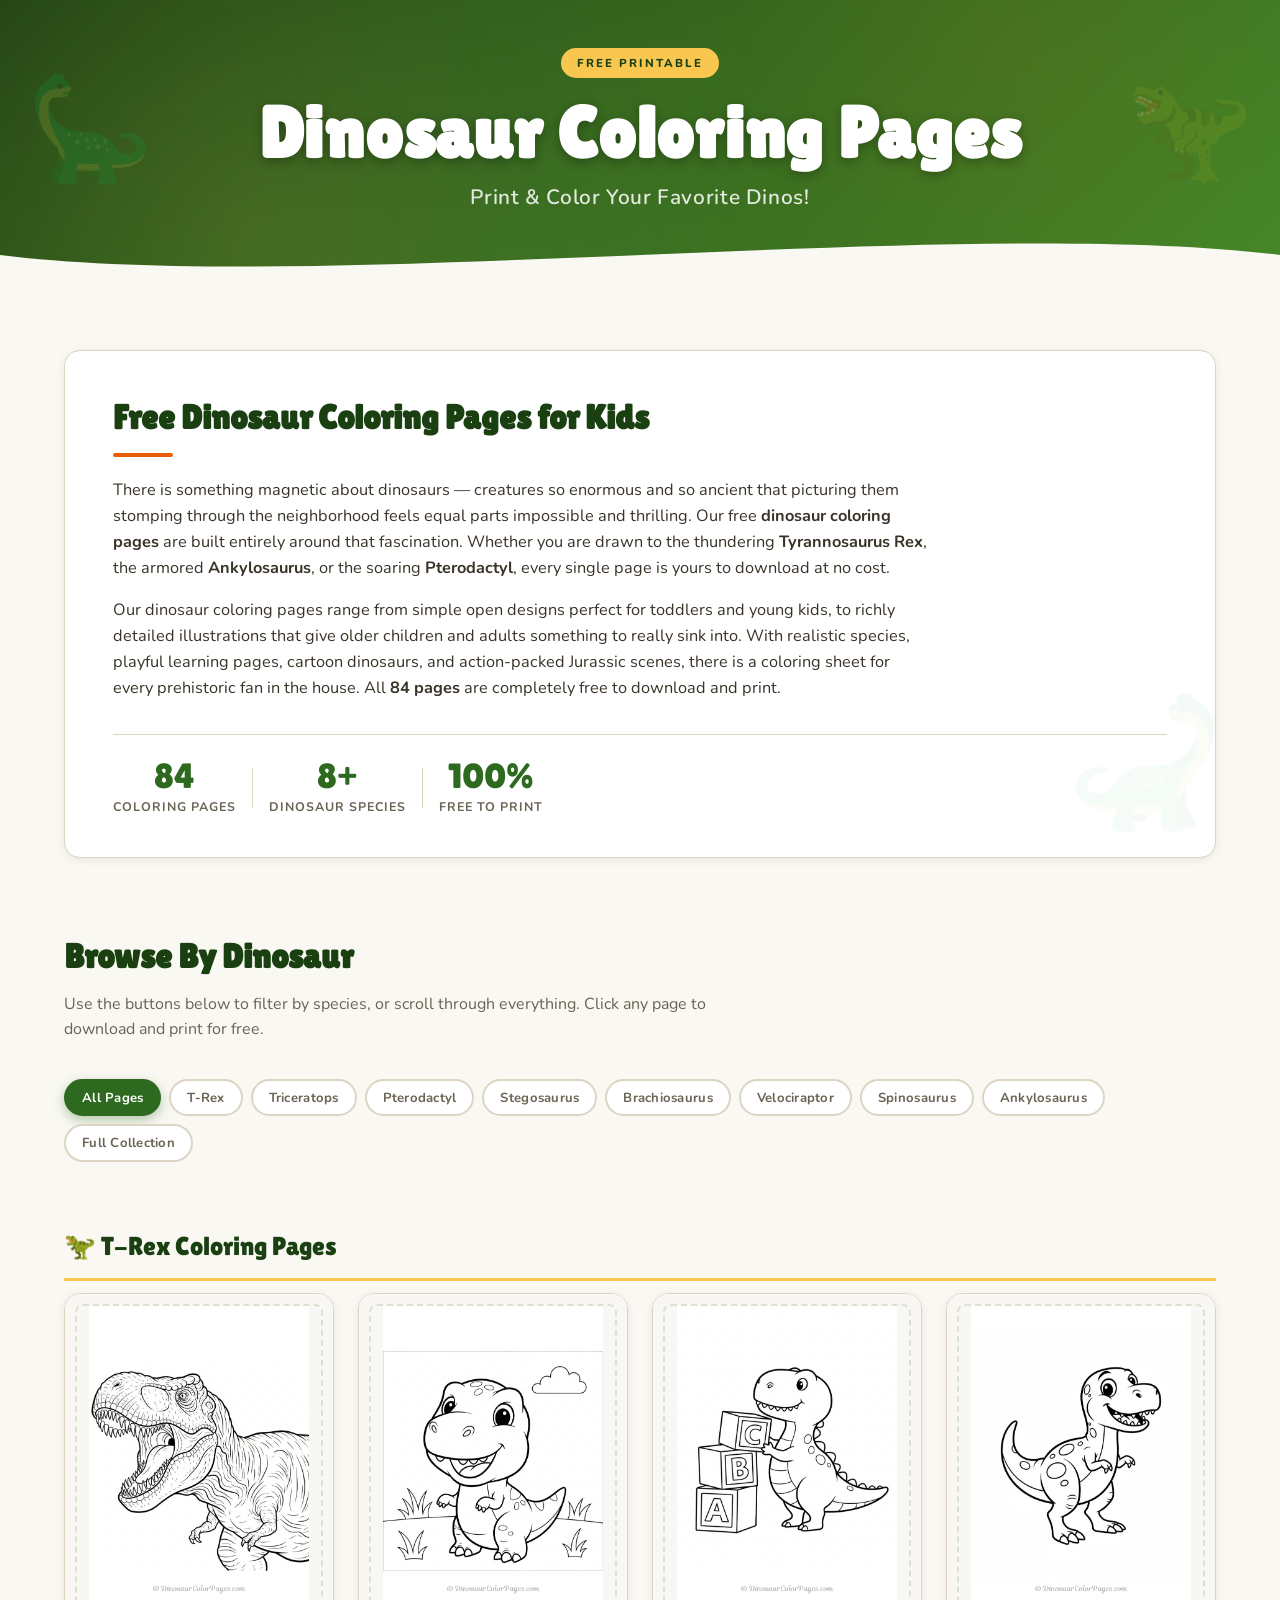
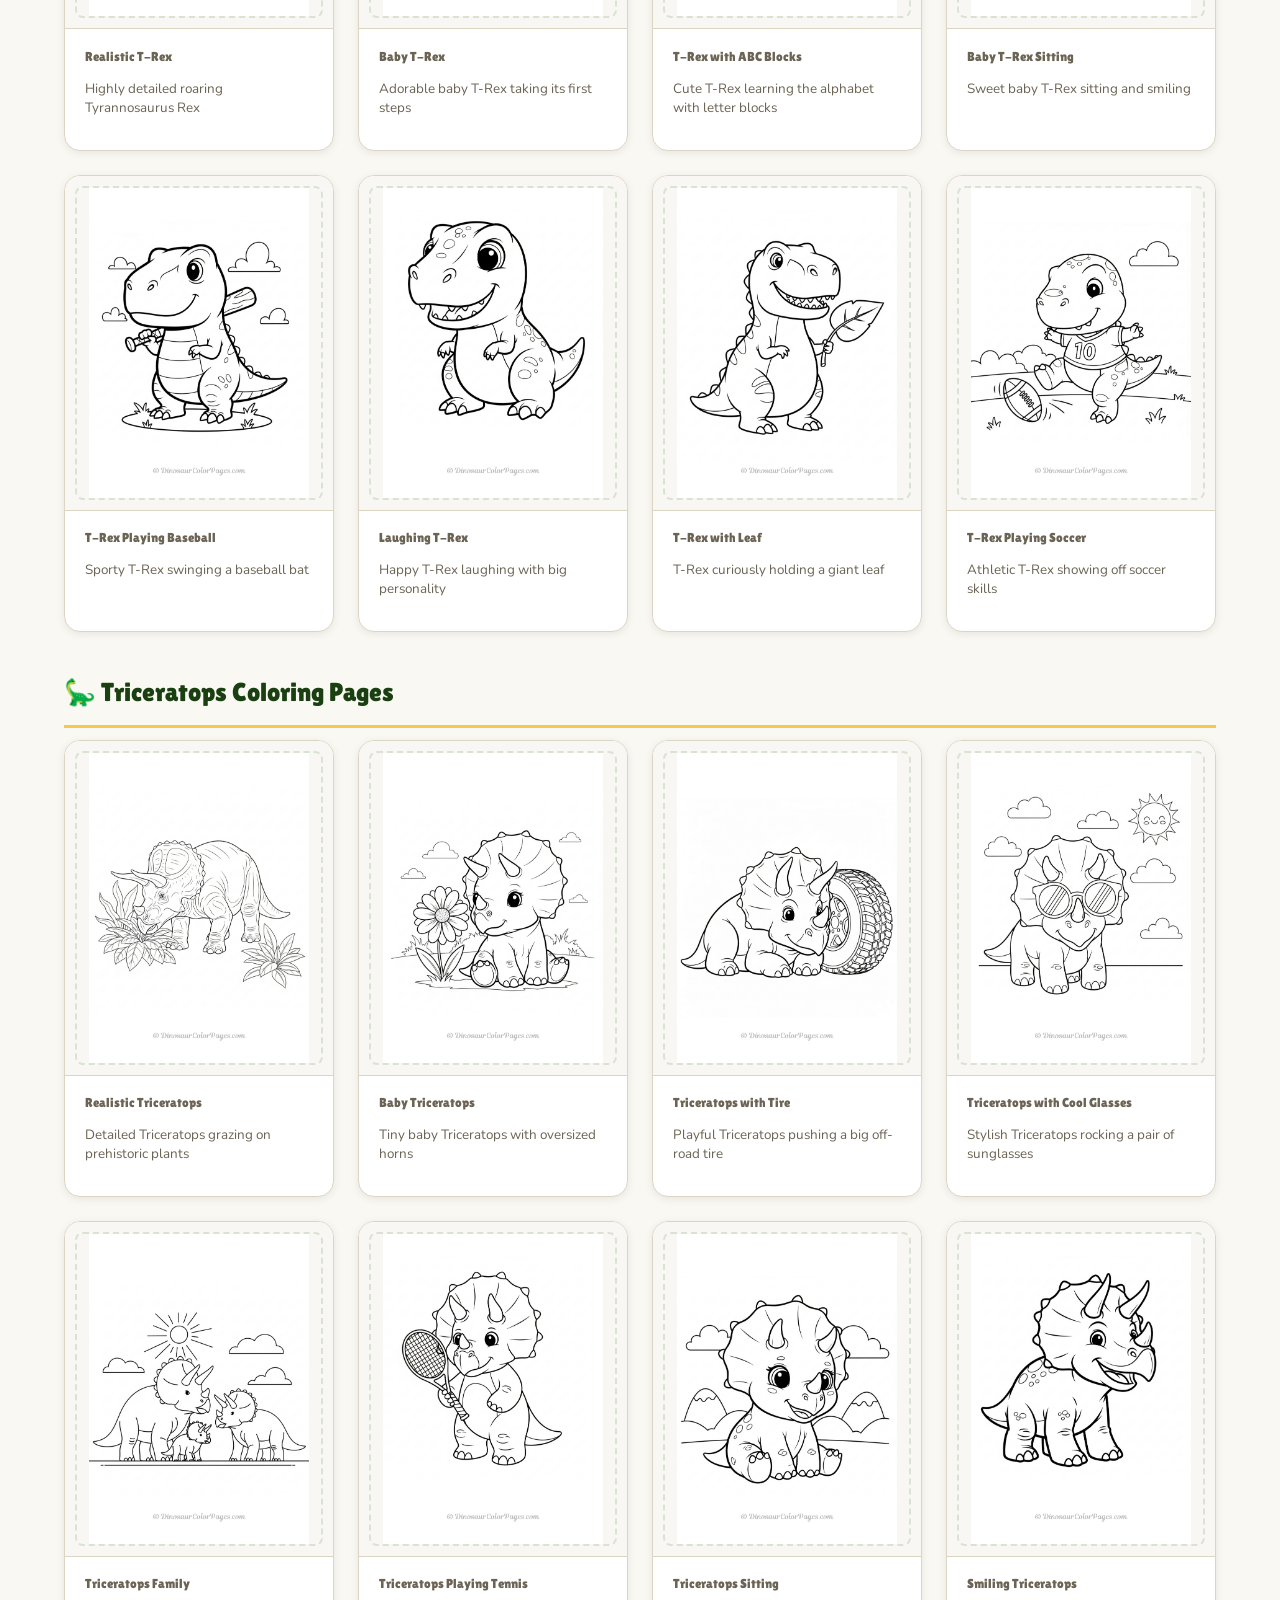
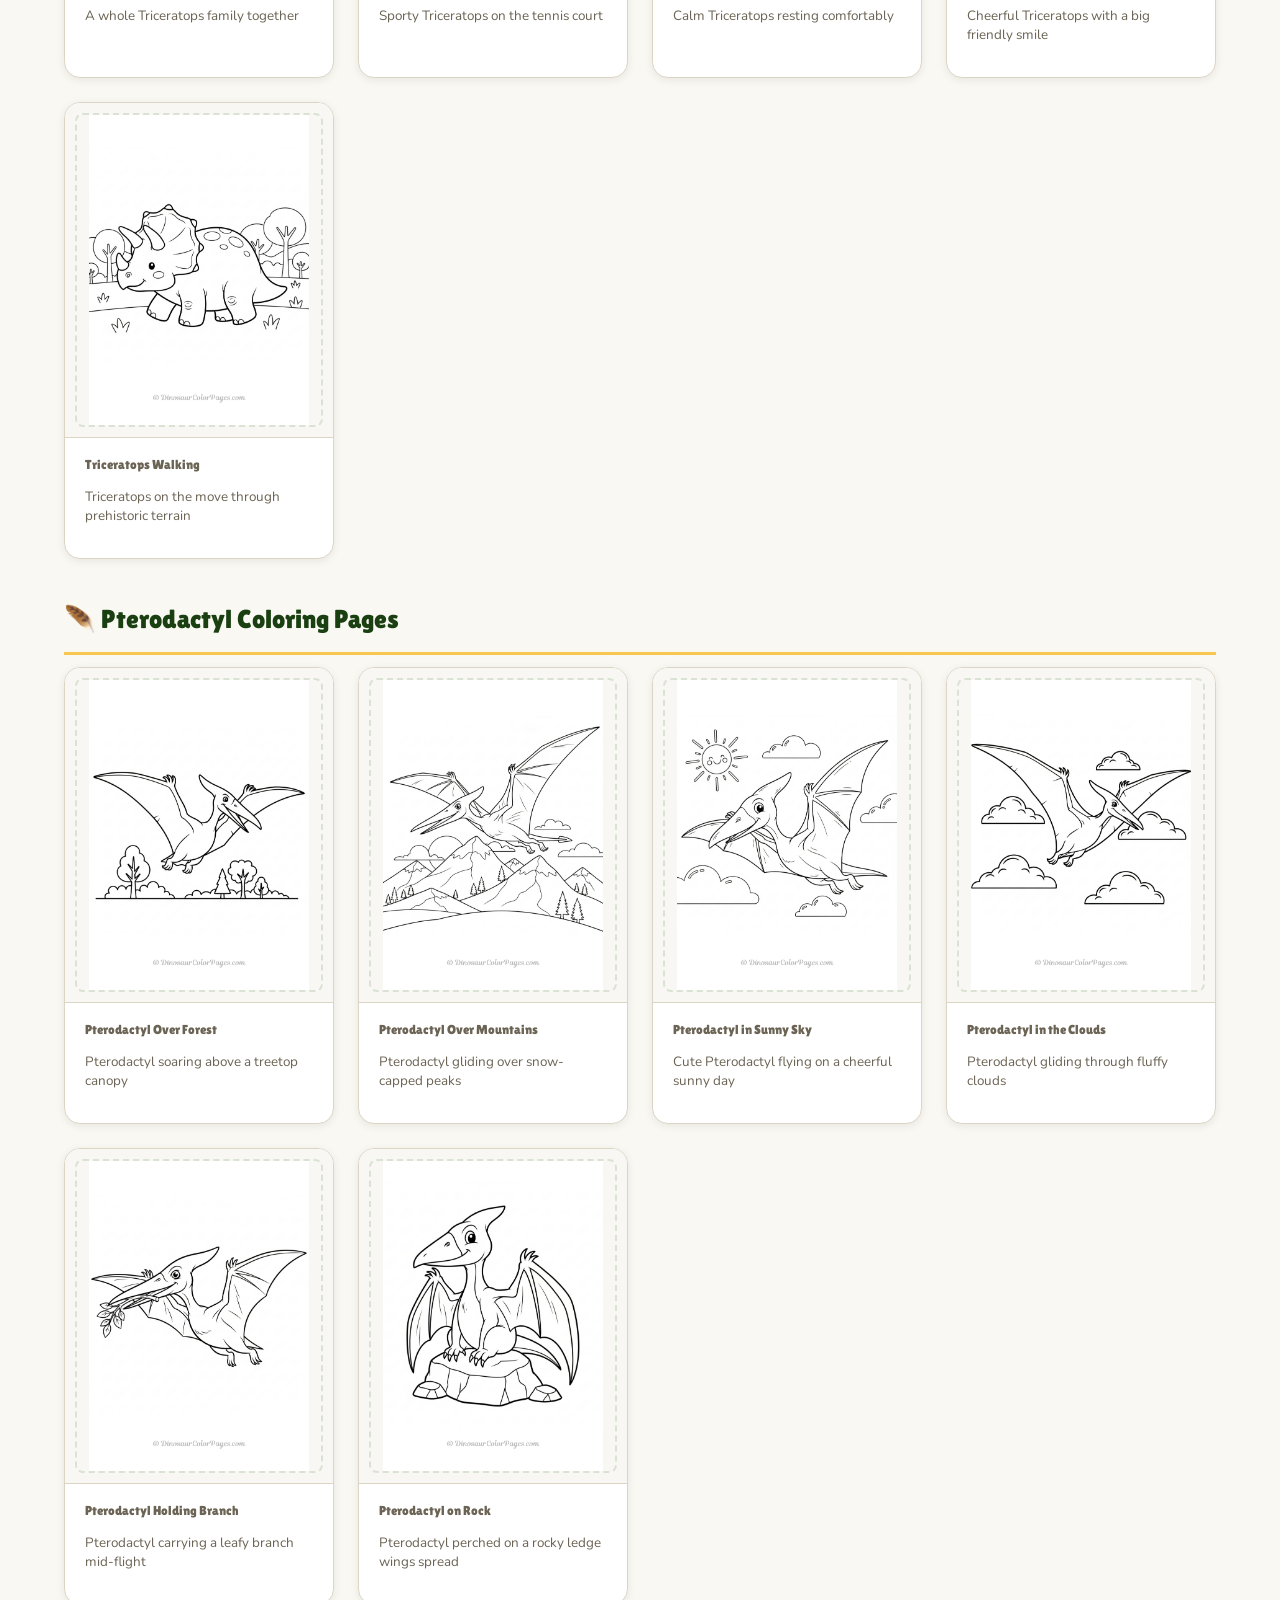
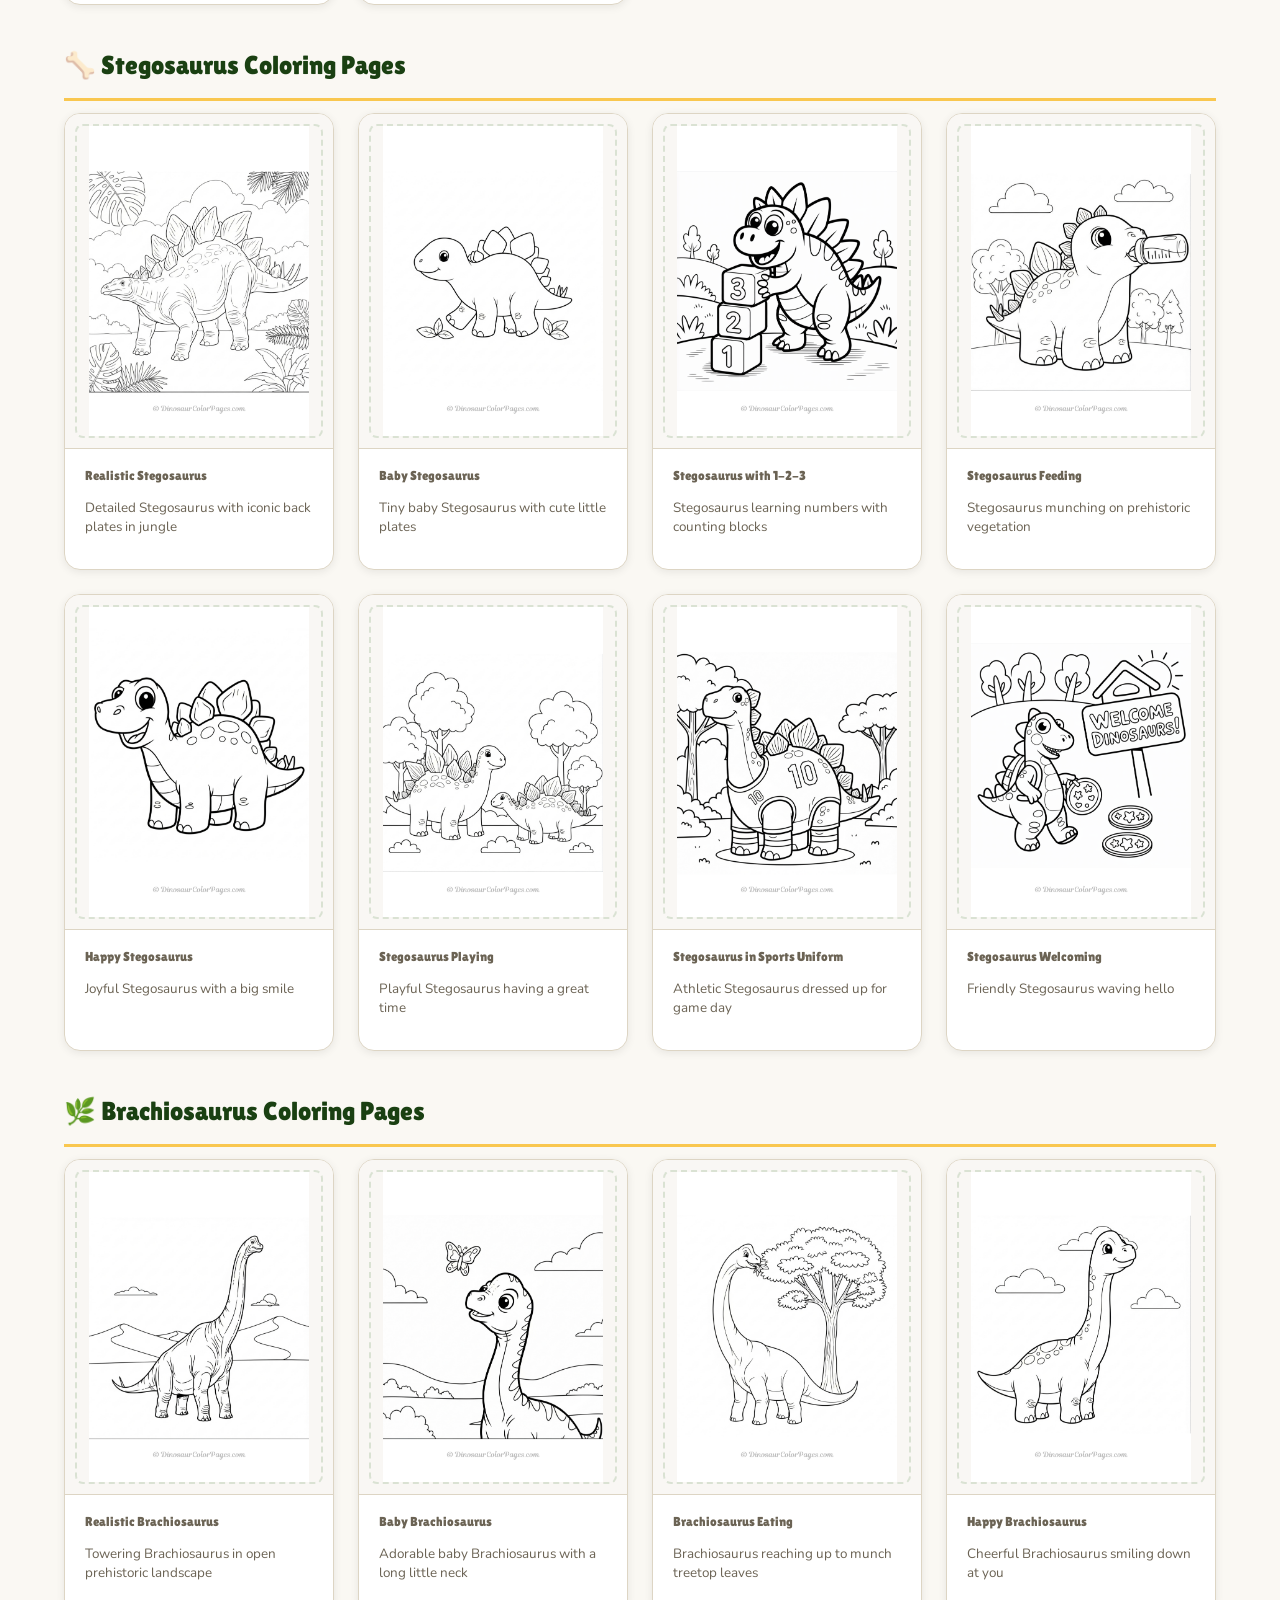
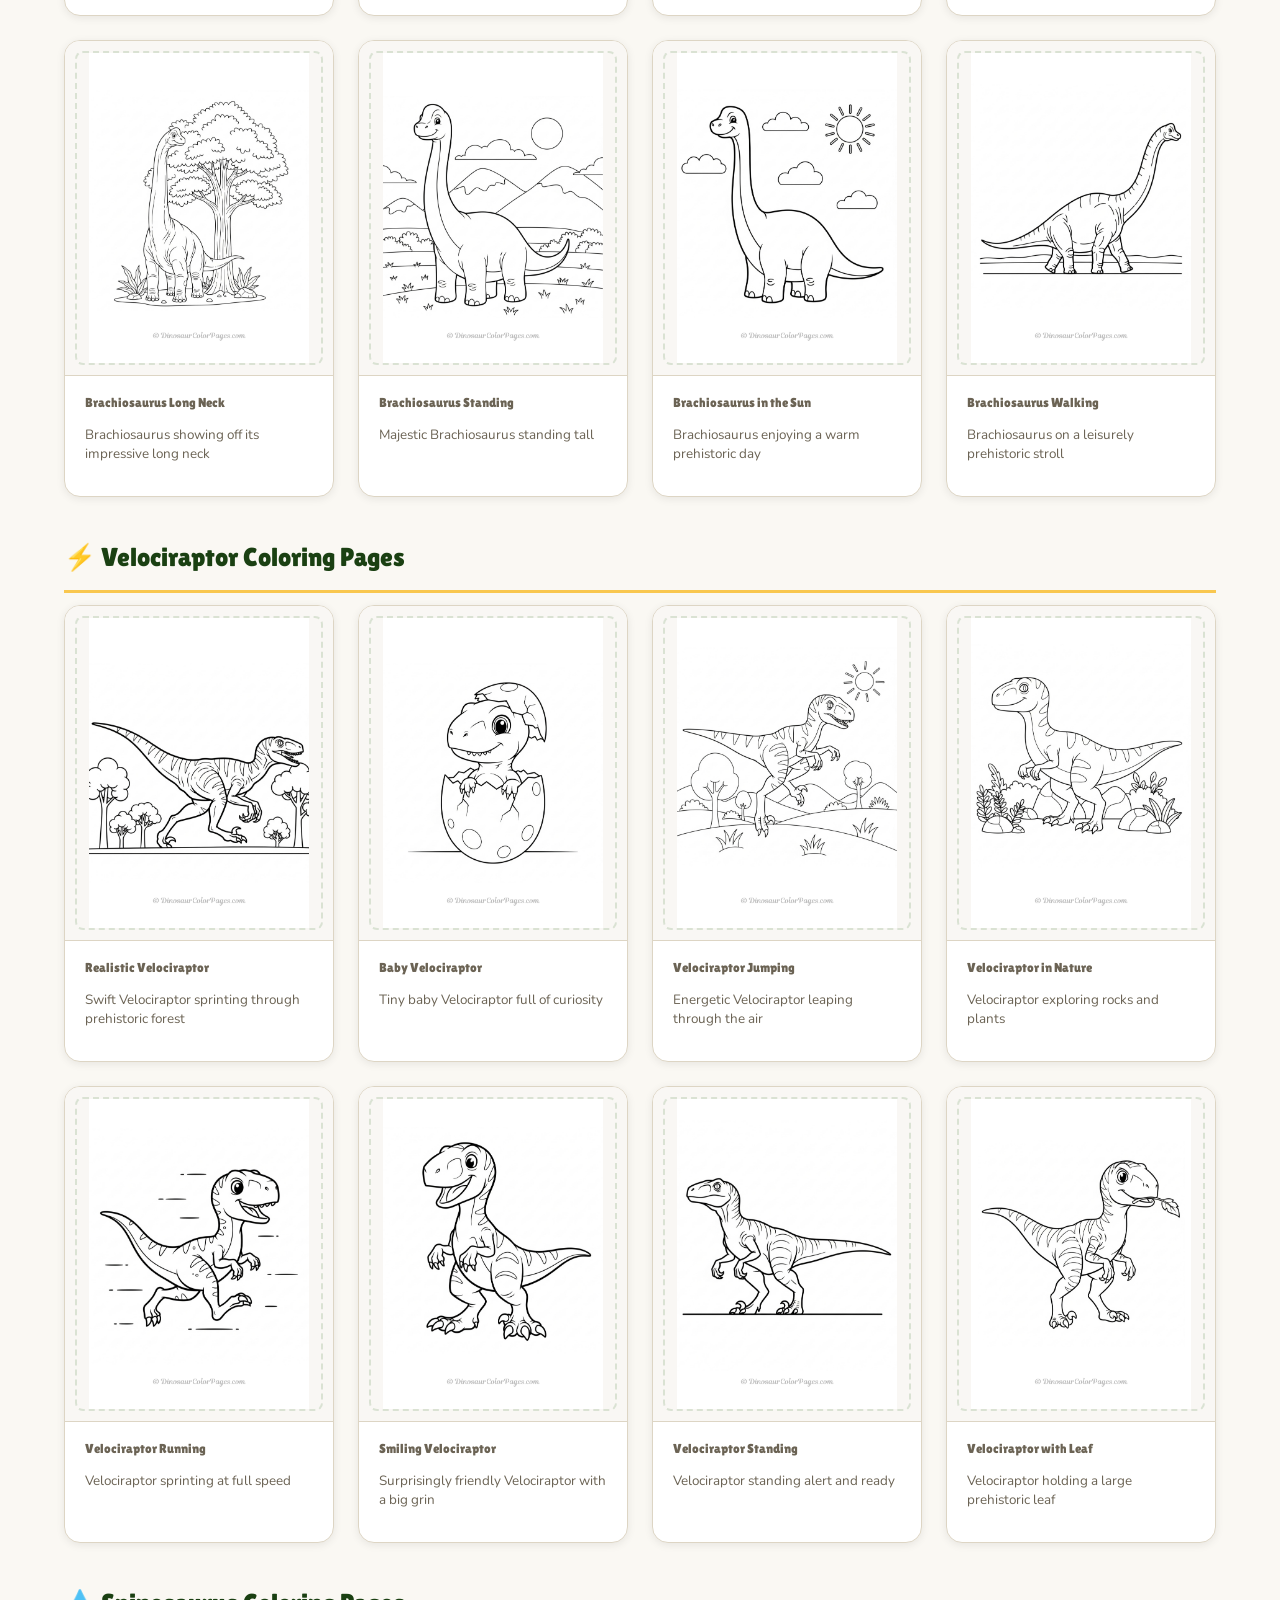
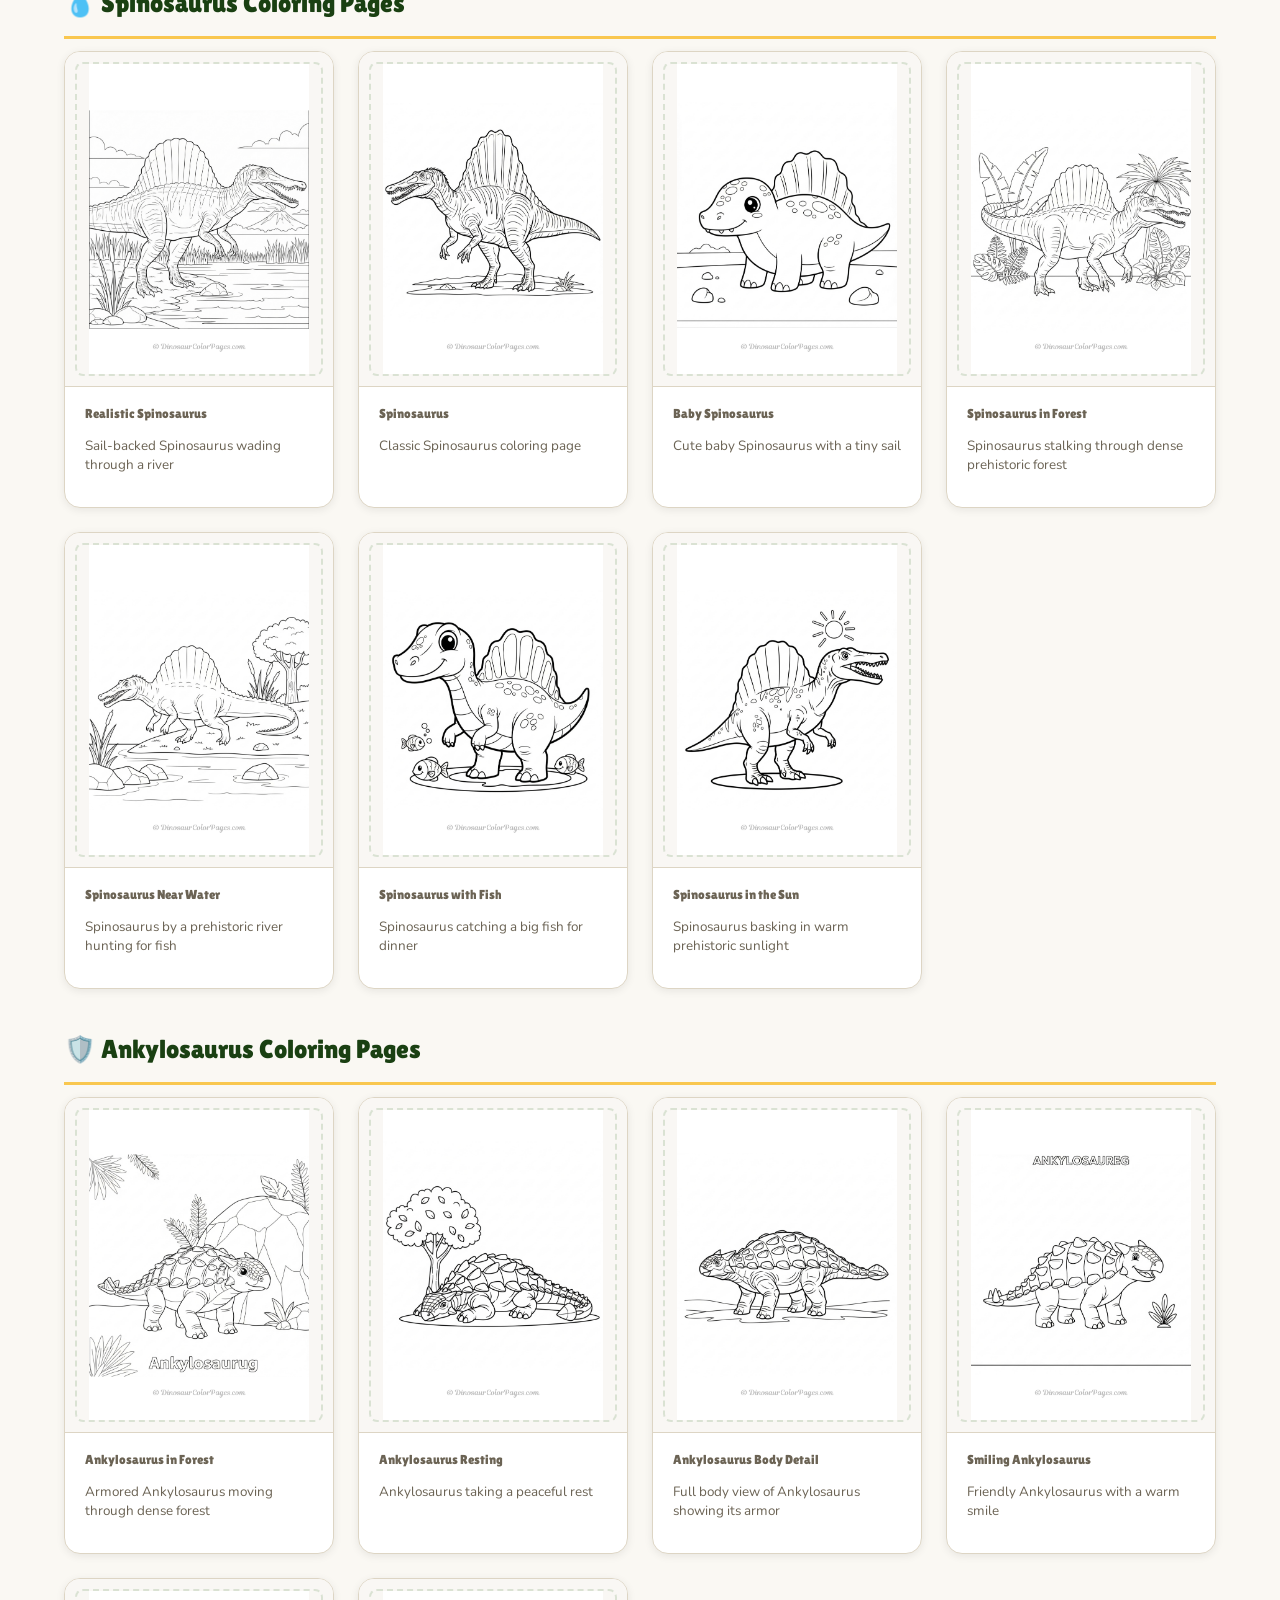
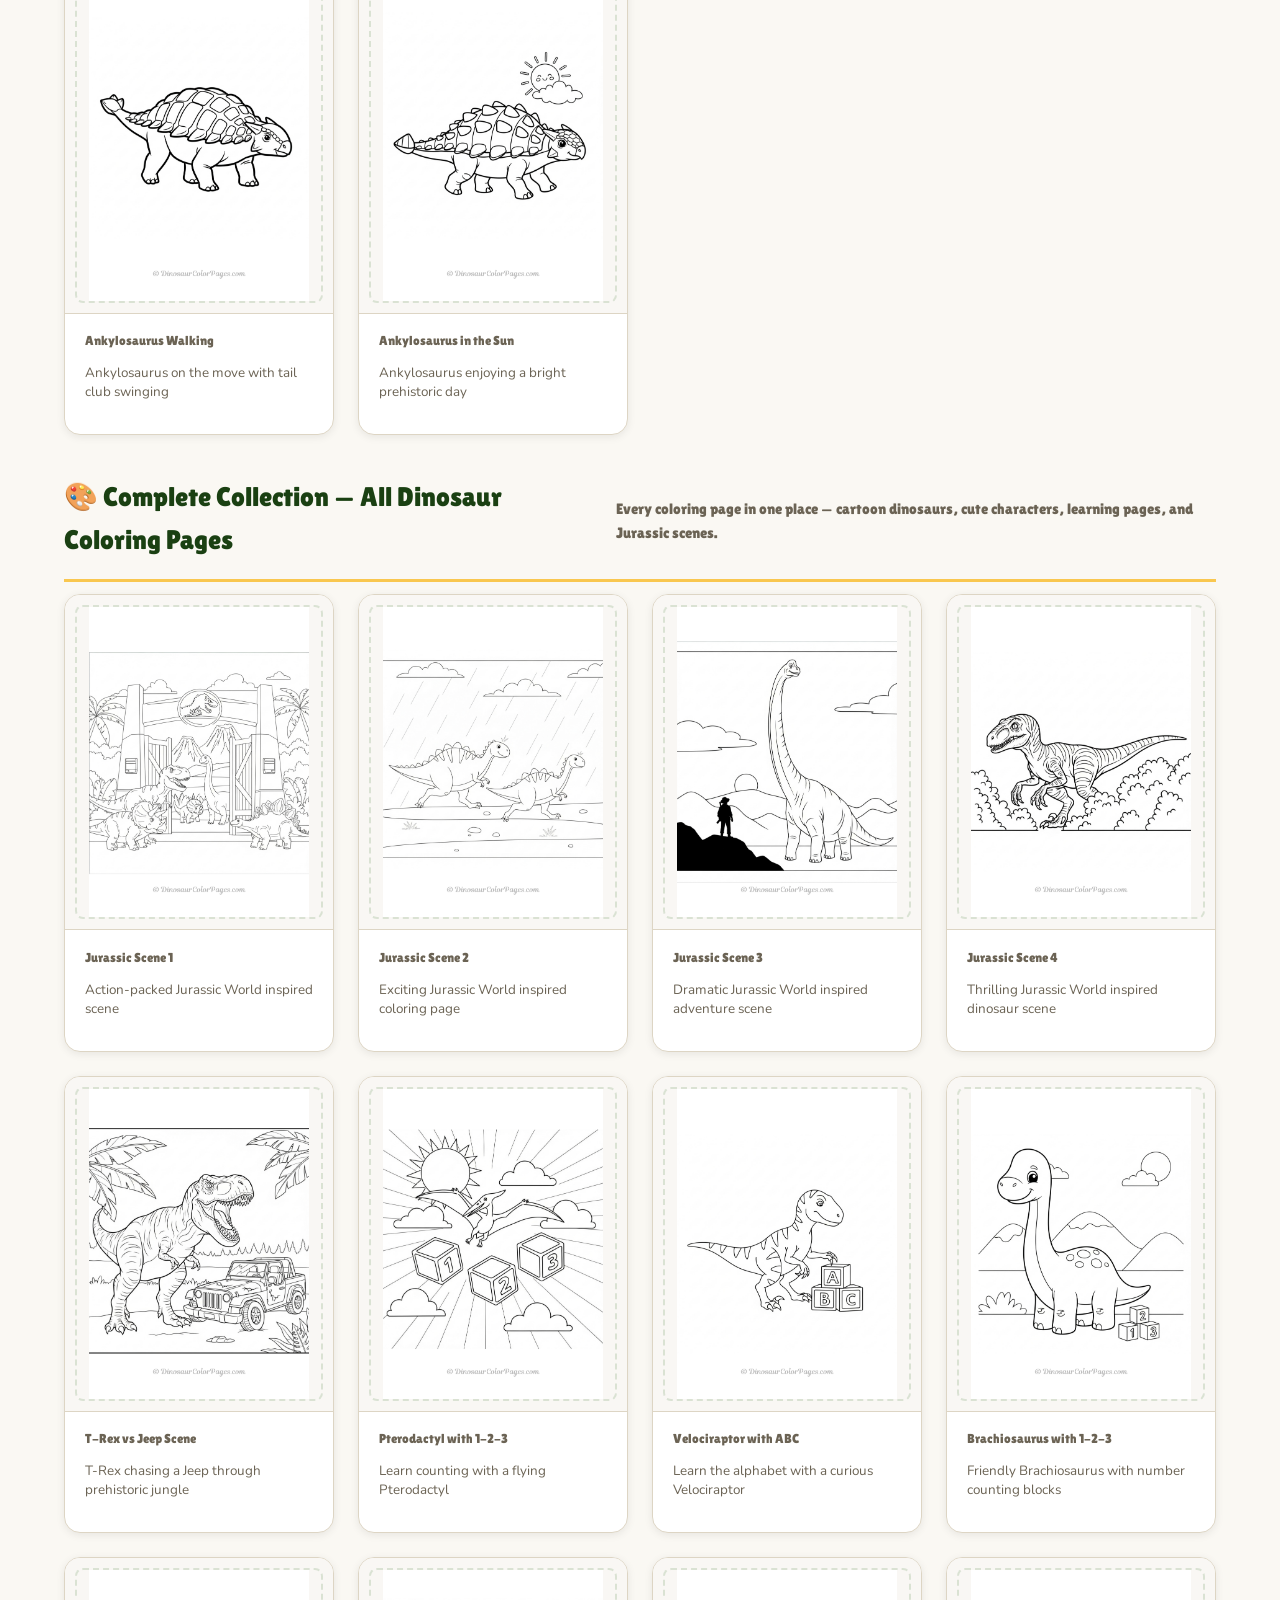
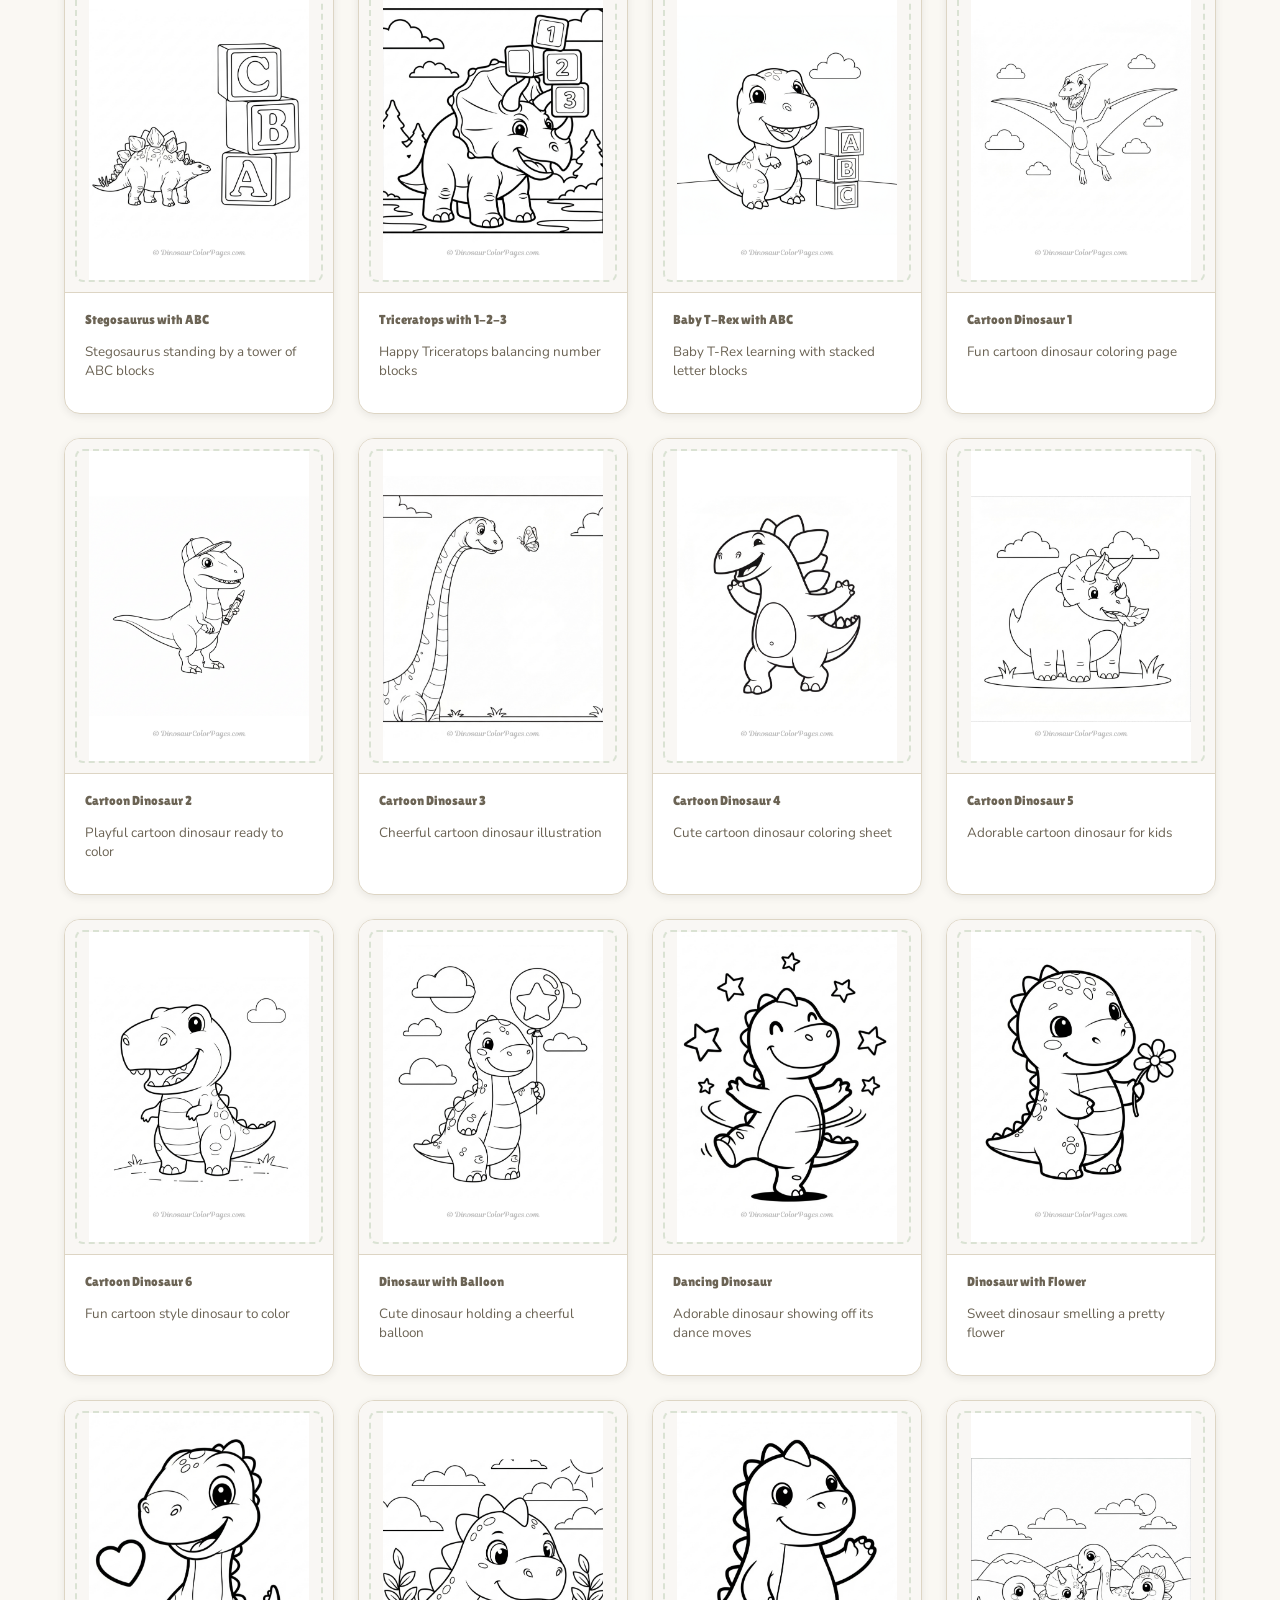
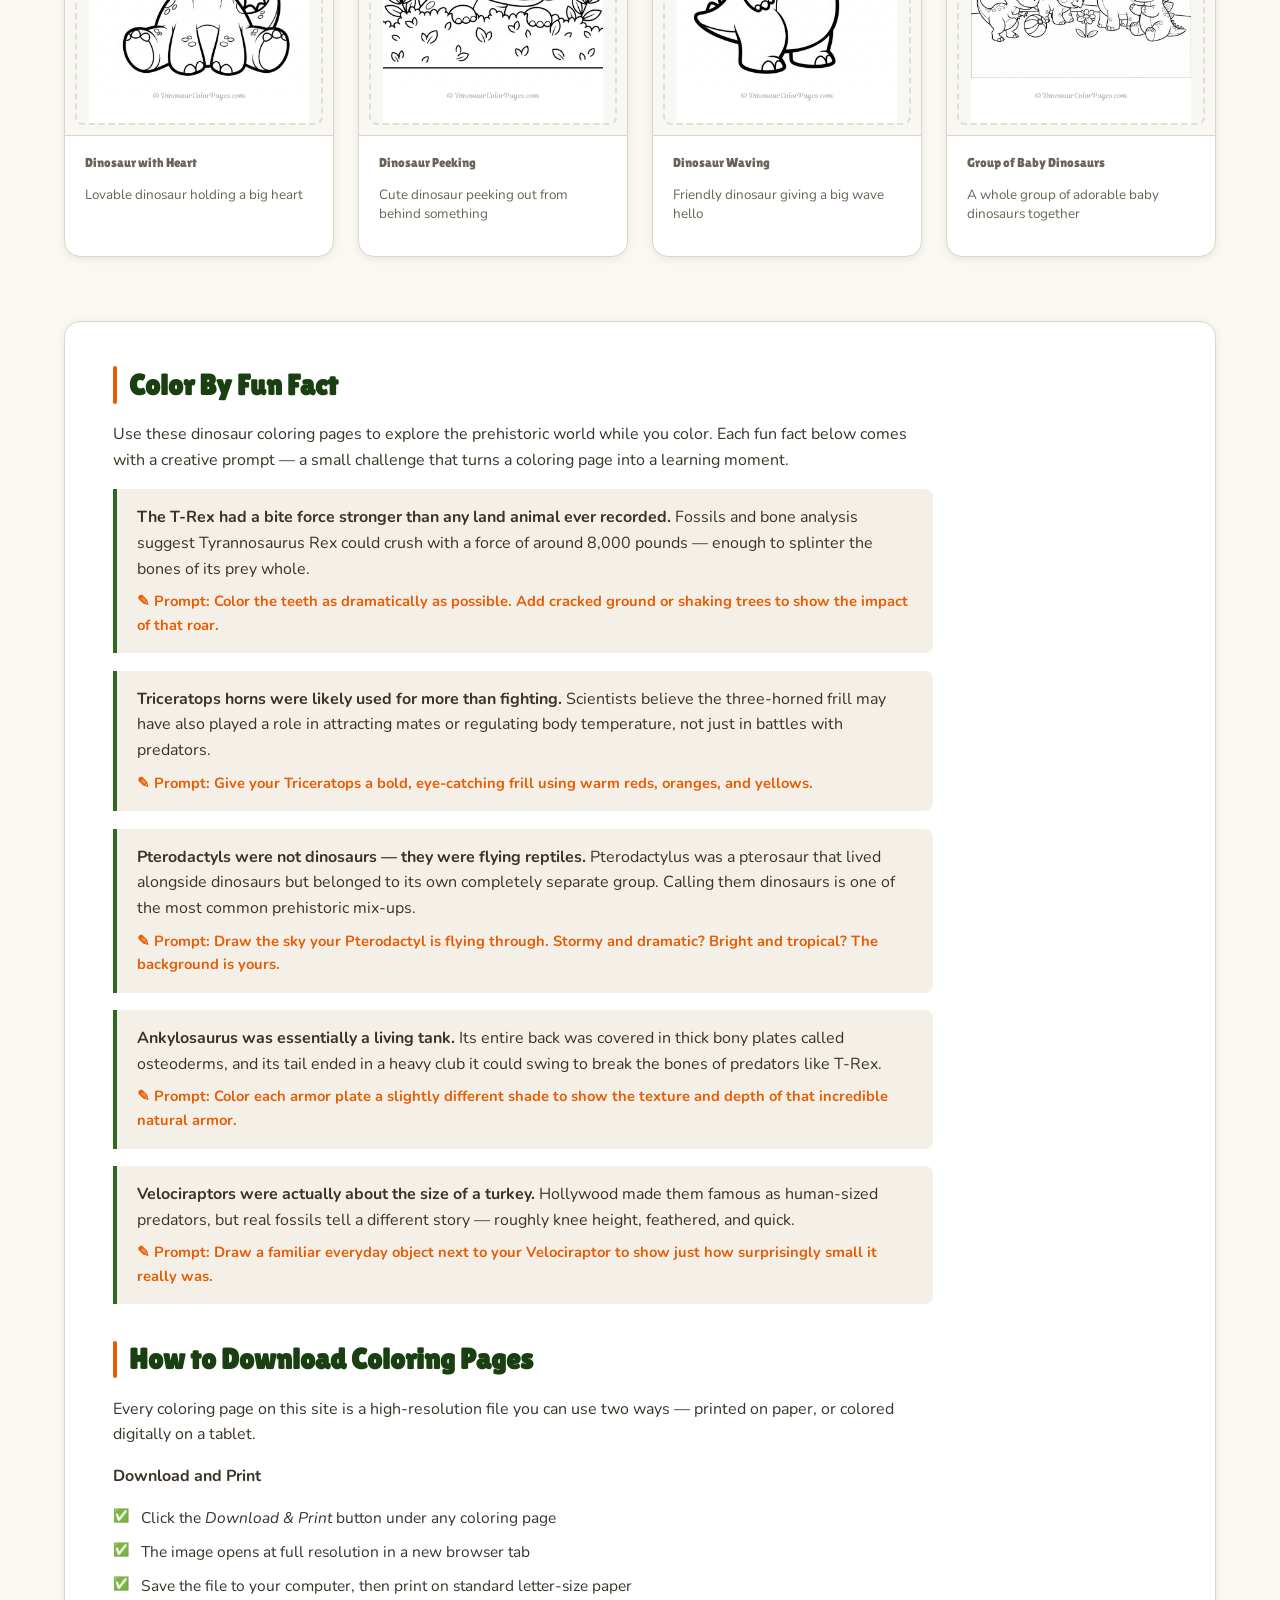
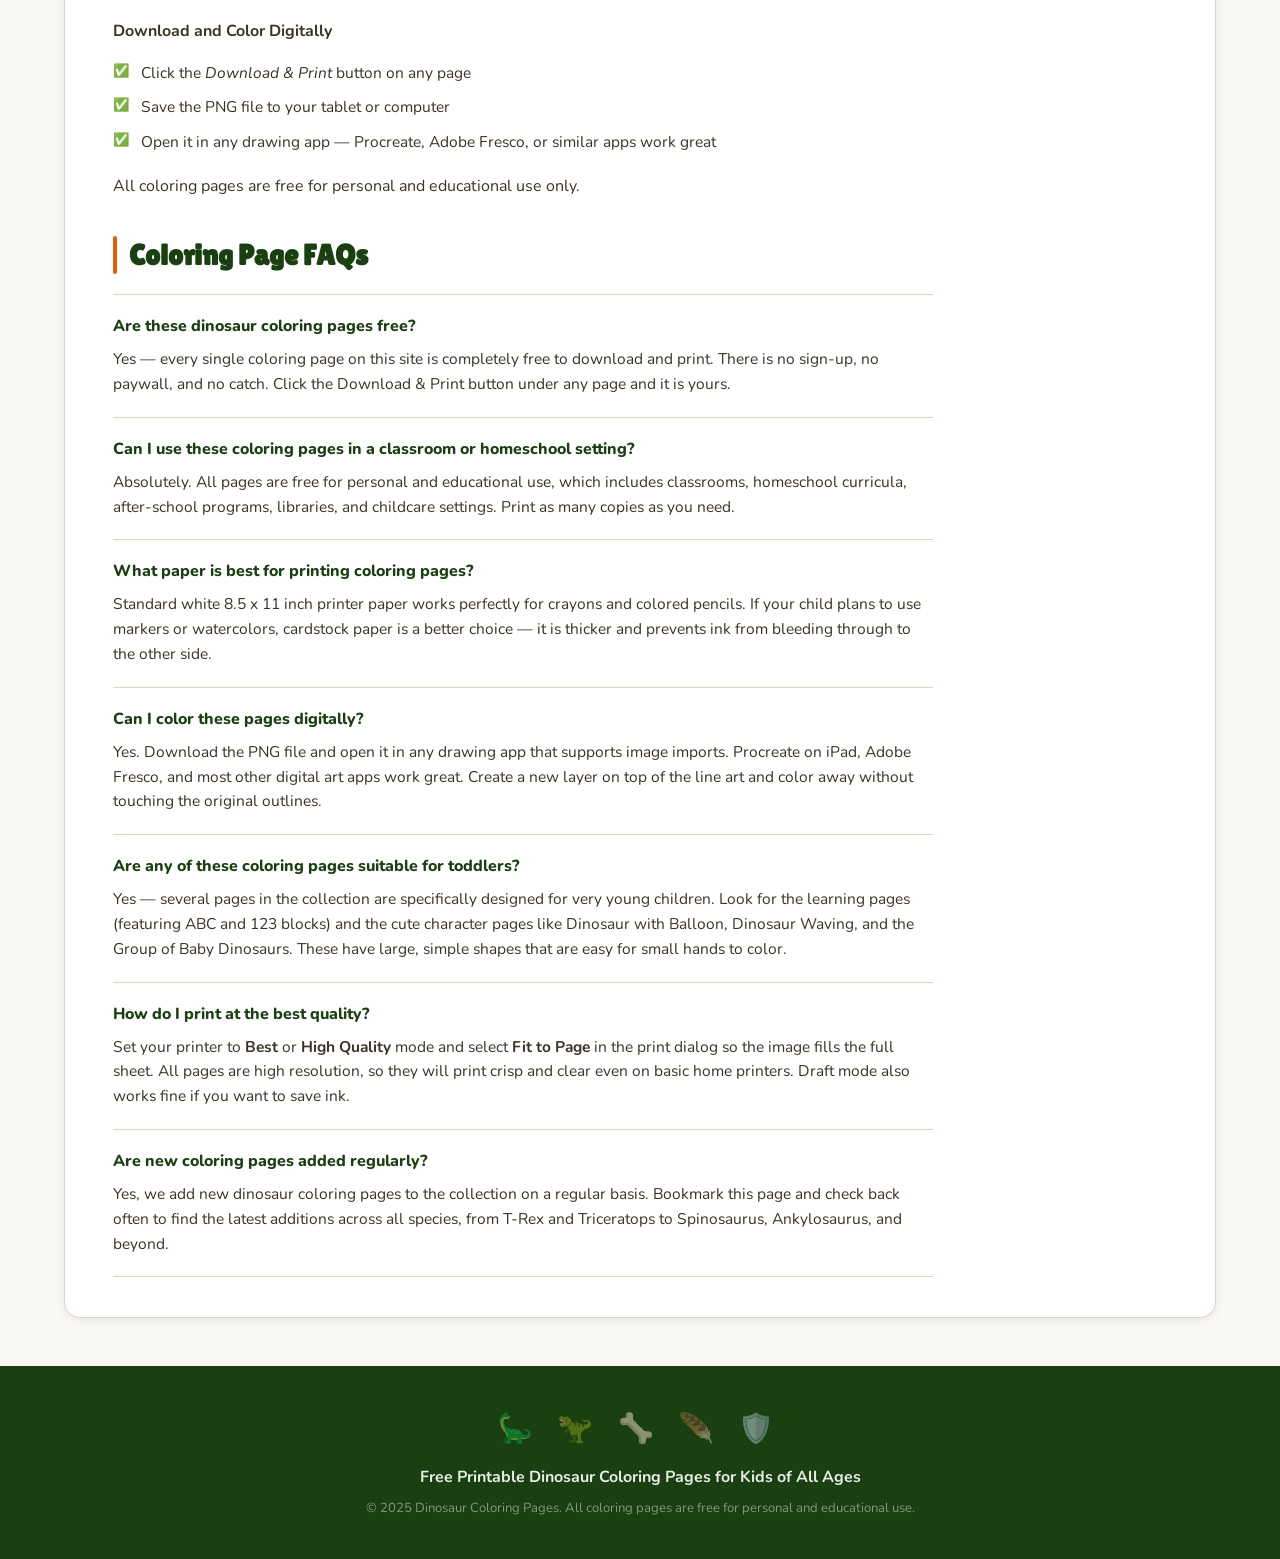
<file: index.html>
<!DOCTYPE html>
<html lang="en">
<head>
  <meta charset="UTF-8" />
  <meta name="viewport" content="width=device-width, initial-scale=1.0" />
  <title>84 Dinosaur Coloring Pages For Kids (Free Printable)</title>
  <meta name="description" content="84 free printable dinosaur coloring pages for kids! T-Rex, Triceratops, Pterodactyl, Stegosaurus, Brachiosaurus, Velociraptor, Spinosaurus, Ankylosaurus and more. Download and print instantly." />
  <meta name="robots" content="index, follow" />
  <meta property="og:title" content="84 Dinosaur Coloring Pages For Kids (Free Printable)" />
  <meta property="og:description" content="84 free printable dinosaur coloring pages for kids — T-Rex, Pterodactyl, Stegosaurus, Ankylosaurus and more. Download and print instantly!" />
  <meta property="og:type" content="website" />
  <meta name="twitter:card" content="summary_large_image" />
  <link rel="preconnect" href="https://fonts.googleapis.com" />
  <link rel="preconnect" href="https://fonts.gstatic.com" crossorigin />
  <link href="https://fonts.googleapis.com/css2?family=Lilita+One&family=Nunito:wght@400;600;700;800&display=swap" rel="stylesheet" />
  <link rel="stylesheet" href="style.css" />
  <script type="application/ld+json">
  {"@context":"https://schema.org","@type":"WebPage","name":"Dinosaur Coloring Pages (Free Printable)","description":"84 free printable dinosaur coloring pages for kids.","url":"https://dinosaur-coloring-pages.github.io/"}
  </script>
</head>
<body>

  <header class="site-header">
    <div class="header-deco left">🦕</div>
    <div class="header-content">
      <div class="header-badge">FREE PRINTABLE</div>
      <h1 class="site-title">Dinosaur Coloring Pages</h1>
      <p class="site-subtitle">Print &amp; Color Your Favorite Dinos!</p>
    </div>
    <div class="header-deco right">🦖</div>
    <div class="header-wave">
      <svg viewBox="0 0 1440 80" preserveAspectRatio="none" xmlns="http://www.w3.org/2000/svg">
        <path d="M0,40 C360,80 1080,0 1440,40 L1440,80 L0,80 Z" fill="var(--bg)" />
      </svg>
    </div>
  </header>

  <main class="container">

    <!-- INTRO -->
    <section class="intro-section" aria-label="Introduction">
      <div class="intro-inner">
        <h2 class="intro-heading">Free Dinosaur Coloring Pages for Kids</h2>
        <div class="intro-text">
          <p>There is something magnetic about dinosaurs — creatures so enormous and so ancient that picturing them stomping through the neighborhood feels equal parts impossible and thrilling. Our free <strong>dinosaur coloring pages</strong> are built entirely around that fascination. Whether you are drawn to the thundering <strong>Tyrannosaurus Rex</strong>, the armored <strong>Ankylosaurus</strong>, or the soaring <strong>Pterodactyl</strong>, every single page is yours to download at no cost.</p>
          <p>Our dinosaur coloring pages range from simple open designs perfect for toddlers and young kids, to richly detailed illustrations that give older children and adults something to really sink into. With realistic species, playful learning pages, cartoon dinosaurs, and action-packed Jurassic scenes, there is a coloring sheet for every prehistoric fan in the house. All <strong>84 pages</strong> are completely free to download and print.</p>
        </div>
        <div class="intro-stats">
          <div class="stat"><span class="stat-num">84</span><span class="stat-label">Coloring Pages</span></div>
          <div class="stat-divider"></div>
          <div class="stat"><span class="stat-num">8+</span><span class="stat-label">Dinosaur Species</span></div>
          <div class="stat-divider"></div>
          <div class="stat"><span class="stat-num">100%</span><span class="stat-label">Free to Print</span></div>
        </div>
      </div>
    </section>

    <!-- BROWSE BY DINOSAUR -->
    <section class="browse-section">
      <h2 class="section-heading">Browse By Dinosaur</h2>
      <p class="section-subtext">Use the buttons below to filter by species, or scroll through everything. Click any page to download and print for free.</p>
    </section>

    <nav class="category-nav" aria-label="Filter by dinosaur species">
      <button class="cat-btn active" data-filter="all">All Pages</button>
      <button class="cat-btn" data-filter="trex">T-Rex</button>
      <button class="cat-btn" data-filter="triceratops">Triceratops</button>
      <button class="cat-btn" data-filter="pterodactyl">Pterodactyl</button>
      <button class="cat-btn" data-filter="stegosaurus">Stegosaurus</button>
      <button class="cat-btn" data-filter="brachiosaurus">Brachiosaurus</button>
      <button class="cat-btn" data-filter="velociraptor">Velociraptor</button>
      <button class="cat-btn" data-filter="spinosaurus">Spinosaurus</button>
      <button class="cat-btn" data-filter="ankylosaurus">Ankylosaurus</button>
      <button class="cat-btn" data-filter="collection">Full Collection</button>    </nav>

    <!-- COLORING PAGES GRID -->
    <section class="pages-grid" aria-label="Dinosaur coloring pages gallery">
      <div class="section-label" data-filter-group="trex">
        <h3>🦖 T-Rex Coloring Pages</h3>
      </div>
      <div class="cards-row" data-group="trex">
        <article class="card" data-category="trex">
          <div class="card-frame">
            <img src="Realistic_T-Rex.png" alt="Realistic T-Rex free printable dinosaur coloring page" loading="lazy" />
            <div class="card-overlay">
              <a href="Realistic_T-Rex.png" download="realistic-t-rex-coloring-page.png" class="dl-btn">
                <svg viewBox="0 0 24 24" fill="none" stroke="currentColor" stroke-width="2.5"><path d="M12 15V3m0 12l-4-4m4 4l4-4M3 18h18"/></svg>
                Download &amp; Print
              </a>
            </div>
          </div>
          <div class="card-info">
            <p class="card-title">Realistic T-Rex</p>
            <p class="card-desc">Highly detailed roaring Tyrannosaurus Rex</p>
          </div>
        </article>
        <article class="card" data-category="trex">
          <div class="card-frame">
            <img src="baby_T-Rex.png" alt="Baby T-Rex free printable dinosaur coloring page" loading="lazy" />
            <div class="card-overlay">
              <a href="baby_T-Rex.png" download="baby-t-rex-coloring-page.png" class="dl-btn">
                <svg viewBox="0 0 24 24" fill="none" stroke="currentColor" stroke-width="2.5"><path d="M12 15V3m0 12l-4-4m4 4l4-4M3 18h18"/></svg>
                Download &amp; Print
              </a>
            </div>
          </div>
          <div class="card-info">
            <p class="card-title">Baby T-Rex</p>
            <p class="card-desc">Adorable baby T-Rex taking its first steps</p>
          </div>
        </article>
        <article class="card" data-category="trex">
          <div class="card-frame">
            <img src="T-Rex-abc.png" alt="T-Rex with ABC Blocks free printable dinosaur coloring page" loading="lazy" />
            <div class="card-overlay">
              <a href="T-Rex-abc.png" download="t-rex-abc-coloring-page.png" class="dl-btn">
                <svg viewBox="0 0 24 24" fill="none" stroke="currentColor" stroke-width="2.5"><path d="M12 15V3m0 12l-4-4m4 4l4-4M3 18h18"/></svg>
                Download &amp; Print
              </a>
            </div>
          </div>
          <div class="card-info">
            <p class="card-title">T-Rex with ABC Blocks</p>
            <p class="card-desc">Cute T-Rex learning the alphabet with letter blocks</p>
          </div>
        </article>
        <article class="card" data-category="trex">
          <div class="card-frame">
            <img src="T-Rex-baby.png" alt="Baby T-Rex Sitting free printable dinosaur coloring page" loading="lazy" />
            <div class="card-overlay">
              <a href="T-Rex-baby.png" download="t-rex-baby-coloring-page.png" class="dl-btn">
                <svg viewBox="0 0 24 24" fill="none" stroke="currentColor" stroke-width="2.5"><path d="M12 15V3m0 12l-4-4m4 4l4-4M3 18h18"/></svg>
                Download &amp; Print
              </a>
            </div>
          </div>
          <div class="card-info">
            <p class="card-title">Baby T-Rex Sitting</p>
            <p class="card-desc">Sweet baby T-Rex sitting and smiling</p>
          </div>
        </article>
        <article class="card" data-category="trex">
          <div class="card-frame">
            <img src="T-Rex-baseball.png" alt="T-Rex Playing Baseball free printable dinosaur coloring page" loading="lazy" />
            <div class="card-overlay">
              <a href="T-Rex-baseball.png" download="t-rex-baseball-coloring-page.png" class="dl-btn">
                <svg viewBox="0 0 24 24" fill="none" stroke="currentColor" stroke-width="2.5"><path d="M12 15V3m0 12l-4-4m4 4l4-4M3 18h18"/></svg>
                Download &amp; Print
              </a>
            </div>
          </div>
          <div class="card-info">
            <p class="card-title">T-Rex Playing Baseball</p>
            <p class="card-desc">Sporty T-Rex swinging a baseball bat</p>
          </div>
        </article>
        <article class="card" data-category="trex">
          <div class="card-frame">
            <img src="T-Rex-laughing.png" alt="Laughing T-Rex free printable dinosaur coloring page" loading="lazy" />
            <div class="card-overlay">
              <a href="T-Rex-laughing.png" download="t-rex-laughing-coloring-page.png" class="dl-btn">
                <svg viewBox="0 0 24 24" fill="none" stroke="currentColor" stroke-width="2.5"><path d="M12 15V3m0 12l-4-4m4 4l4-4M3 18h18"/></svg>
                Download &amp; Print
              </a>
            </div>
          </div>
          <div class="card-info">
            <p class="card-title">Laughing T-Rex</p>
            <p class="card-desc">Happy T-Rex laughing with big personality</p>
          </div>
        </article>
        <article class="card" data-category="trex">
          <div class="card-frame">
            <img src="T-Rex-leaf.png" alt="T-Rex with Leaf free printable dinosaur coloring page" loading="lazy" />
            <div class="card-overlay">
              <a href="T-Rex-leaf.png" download="t-rex-leaf-coloring-page.png" class="dl-btn">
                <svg viewBox="0 0 24 24" fill="none" stroke="currentColor" stroke-width="2.5"><path d="M12 15V3m0 12l-4-4m4 4l4-4M3 18h18"/></svg>
                Download &amp; Print
              </a>
            </div>
          </div>
          <div class="card-info">
            <p class="card-title">T-Rex with Leaf</p>
            <p class="card-desc">T-Rex curiously holding a giant leaf</p>
          </div>
        </article>
        <article class="card" data-category="trex">
          <div class="card-frame">
            <img src="T-Rex-playing-soccer.png" alt="T-Rex Playing Soccer free printable dinosaur coloring page" loading="lazy" />
            <div class="card-overlay">
              <a href="T-Rex-playing-soccer.png" download="t-rex-playing-soccer-coloring-page.png" class="dl-btn">
                <svg viewBox="0 0 24 24" fill="none" stroke="currentColor" stroke-width="2.5"><path d="M12 15V3m0 12l-4-4m4 4l4-4M3 18h18"/></svg>
                Download &amp; Print
              </a>
            </div>
          </div>
          <div class="card-info">
            <p class="card-title">T-Rex Playing Soccer</p>
            <p class="card-desc">Athletic T-Rex showing off soccer skills</p>
          </div>
        </article>
      </div>
      <div class="section-label" data-filter-group="triceratops">
        <h3>🦕 Triceratops Coloring Pages</h3>
      </div>
      <div class="cards-row" data-group="triceratops">
        <article class="card" data-category="triceratops">
          <div class="card-frame">
            <img src="Realistic_Triceratops.png" alt="Realistic Triceratops free printable dinosaur coloring page" loading="lazy" />
            <div class="card-overlay">
              <a href="Realistic_Triceratops.png" download="realistic-triceratops-coloring-page.png" class="dl-btn">
                <svg viewBox="0 0 24 24" fill="none" stroke="currentColor" stroke-width="2.5"><path d="M12 15V3m0 12l-4-4m4 4l4-4M3 18h18"/></svg>
                Download &amp; Print
              </a>
            </div>
          </div>
          <div class="card-info">
            <p class="card-title">Realistic Triceratops</p>
            <p class="card-desc">Detailed Triceratops grazing on prehistoric plants</p>
          </div>
        </article>
        <article class="card" data-category="triceratops">
          <div class="card-frame">
            <img src="Baby_Triceratops.png" alt="Baby Triceratops free printable dinosaur coloring page" loading="lazy" />
            <div class="card-overlay">
              <a href="Baby_Triceratops.png" download="baby-triceratops-coloring-page.png" class="dl-btn">
                <svg viewBox="0 0 24 24" fill="none" stroke="currentColor" stroke-width="2.5"><path d="M12 15V3m0 12l-4-4m4 4l4-4M3 18h18"/></svg>
                Download &amp; Print
              </a>
            </div>
          </div>
          <div class="card-info">
            <p class="card-title">Baby Triceratops</p>
            <p class="card-desc">Tiny baby Triceratops with oversized horns</p>
          </div>
        </article>
        <article class="card" data-category="triceratops">
          <div class="card-frame">
            <img src="Jurassic_world-inspired-5.png" alt="Triceratops with Tire free printable dinosaur coloring page" loading="lazy" />
            <div class="card-overlay">
              <a href="Jurassic_world-inspired-5.png" download="jurassic-world-inspired-5-coloring-page.png" class="dl-btn">
                <svg viewBox="0 0 24 24" fill="none" stroke="currentColor" stroke-width="2.5"><path d="M12 15V3m0 12l-4-4m4 4l4-4M3 18h18"/></svg>
                Download &amp; Print
              </a>
            </div>
          </div>
          <div class="card-info">
            <p class="card-title">Triceratops with Tire</p>
            <p class="card-desc">Playful Triceratops pushing a big off-road tire</p>
          </div>
        </article>
        <article class="card" data-category="triceratops">
          <div class="card-frame">
            <img src="Triceratops_cool-glasses.png" alt="Triceratops with Cool Glasses free printable dinosaur coloring page" loading="lazy" />
            <div class="card-overlay">
              <a href="Triceratops_cool-glasses.png" download="triceratops-cool-glasses-coloring-page.png" class="dl-btn">
                <svg viewBox="0 0 24 24" fill="none" stroke="currentColor" stroke-width="2.5"><path d="M12 15V3m0 12l-4-4m4 4l4-4M3 18h18"/></svg>
                Download &amp; Print
              </a>
            </div>
          </div>
          <div class="card-info">
            <p class="card-title">Triceratops with Cool Glasses</p>
            <p class="card-desc">Stylish Triceratops rocking a pair of sunglasses</p>
          </div>
        </article>
        <article class="card" data-category="triceratops">
          <div class="card-frame">
            <img src="Triceratops_famlly.png" alt="Triceratops Family free printable dinosaur coloring page" loading="lazy" />
            <div class="card-overlay">
              <a href="Triceratops_famlly.png" download="triceratops-famlly-coloring-page.png" class="dl-btn">
                <svg viewBox="0 0 24 24" fill="none" stroke="currentColor" stroke-width="2.5"><path d="M12 15V3m0 12l-4-4m4 4l4-4M3 18h18"/></svg>
                Download &amp; Print
              </a>
            </div>
          </div>
          <div class="card-info">
            <p class="card-title">Triceratops Family</p>
            <p class="card-desc">A whole Triceratops family together</p>
          </div>
        </article>
        <article class="card" data-category="triceratops">
          <div class="card-frame">
            <img src="Triceratops_playing-tennis.png" alt="Triceratops Playing Tennis free printable dinosaur coloring page" loading="lazy" />
            <div class="card-overlay">
              <a href="Triceratops_playing-tennis.png" download="triceratops-playing-tennis-coloring-page.png" class="dl-btn">
                <svg viewBox="0 0 24 24" fill="none" stroke="currentColor" stroke-width="2.5"><path d="M12 15V3m0 12l-4-4m4 4l4-4M3 18h18"/></svg>
                Download &amp; Print
              </a>
            </div>
          </div>
          <div class="card-info">
            <p class="card-title">Triceratops Playing Tennis</p>
            <p class="card-desc">Sporty Triceratops on the tennis court</p>
          </div>
        </article>
        <article class="card" data-category="triceratops">
          <div class="card-frame">
            <img src="Triceratops_sitting.png" alt="Triceratops Sitting free printable dinosaur coloring page" loading="lazy" />
            <div class="card-overlay">
              <a href="Triceratops_sitting.png" download="triceratops-sitting-coloring-page.png" class="dl-btn">
                <svg viewBox="0 0 24 24" fill="none" stroke="currentColor" stroke-width="2.5"><path d="M12 15V3m0 12l-4-4m4 4l4-4M3 18h18"/></svg>
                Download &amp; Print
              </a>
            </div>
          </div>
          <div class="card-info">
            <p class="card-title">Triceratops Sitting</p>
            <p class="card-desc">Calm Triceratops resting comfortably</p>
          </div>
        </article>
        <article class="card" data-category="triceratops">
          <div class="card-frame">
            <img src="Triceratops_smiling.png" alt="Smiling Triceratops free printable dinosaur coloring page" loading="lazy" />
            <div class="card-overlay">
              <a href="Triceratops_smiling.png" download="triceratops-smiling-coloring-page.png" class="dl-btn">
                <svg viewBox="0 0 24 24" fill="none" stroke="currentColor" stroke-width="2.5"><path d="M12 15V3m0 12l-4-4m4 4l4-4M3 18h18"/></svg>
                Download &amp; Print
              </a>
            </div>
          </div>
          <div class="card-info">
            <p class="card-title">Smiling Triceratops</p>
            <p class="card-desc">Cheerful Triceratops with a big friendly smile</p>
          </div>
        </article>
        <article class="card" data-category="triceratops">
          <div class="card-frame">
            <img src="Triceratops_walking.png" alt="Triceratops Walking free printable dinosaur coloring page" loading="lazy" />
            <div class="card-overlay">
              <a href="Triceratops_walking.png" download="triceratops-walking-coloring-page.png" class="dl-btn">
                <svg viewBox="0 0 24 24" fill="none" stroke="currentColor" stroke-width="2.5"><path d="M12 15V3m0 12l-4-4m4 4l4-4M3 18h18"/></svg>
                Download &amp; Print
              </a>
            </div>
          </div>
          <div class="card-info">
            <p class="card-title">Triceratops Walking</p>
            <p class="card-desc">Triceratops on the move through prehistoric terrain</p>
          </div>
        </article>
      </div>
      <div class="section-label" data-filter-group="pterodactyl">
        <h3>🪶 Pterodactyl Coloring Pages</h3>
      </div>
      <div class="cards-row" data-group="pterodactyl">
        <article class="card" data-category="pterodactyl">
          <div class="card-frame">
            <img src="Pterodactyl_flying-forest.png" alt="Pterodactyl Over Forest free printable dinosaur coloring page" loading="lazy" />
            <div class="card-overlay">
              <a href="Pterodactyl_flying-forest.png" download="pterodactyl-flying-forest-coloring-page.png" class="dl-btn">
                <svg viewBox="0 0 24 24" fill="none" stroke="currentColor" stroke-width="2.5"><path d="M12 15V3m0 12l-4-4m4 4l4-4M3 18h18"/></svg>
                Download &amp; Print
              </a>
            </div>
          </div>
          <div class="card-info">
            <p class="card-title">Pterodactyl Over Forest</p>
            <p class="card-desc">Pterodactyl soaring above a treetop canopy</p>
          </div>
        </article>
        <article class="card" data-category="pterodactyl">
          <div class="card-frame">
            <img src="Pterodactyl_flying-mountains.png" alt="Pterodactyl Over Mountains free printable dinosaur coloring page" loading="lazy" />
            <div class="card-overlay">
              <a href="Pterodactyl_flying-mountains.png" download="pterodactyl-flying-mountains-coloring-page.png" class="dl-btn">
                <svg viewBox="0 0 24 24" fill="none" stroke="currentColor" stroke-width="2.5"><path d="M12 15V3m0 12l-4-4m4 4l4-4M3 18h18"/></svg>
                Download &amp; Print
              </a>
            </div>
          </div>
          <div class="card-info">
            <p class="card-title">Pterodactyl Over Mountains</p>
            <p class="card-desc">Pterodactyl gliding over snow-capped peaks</p>
          </div>
        </article>
        <article class="card" data-category="pterodactyl">
          <div class="card-frame">
            <img src="Pterodactyl_flying-sun.png" alt="Pterodactyl in Sunny Sky free printable dinosaur coloring page" loading="lazy" />
            <div class="card-overlay">
              <a href="Pterodactyl_flying-sun.png" download="pterodactyl-flying-sun-coloring-page.png" class="dl-btn">
                <svg viewBox="0 0 24 24" fill="none" stroke="currentColor" stroke-width="2.5"><path d="M12 15V3m0 12l-4-4m4 4l4-4M3 18h18"/></svg>
                Download &amp; Print
              </a>
            </div>
          </div>
          <div class="card-info">
            <p class="card-title">Pterodactyl in Sunny Sky</p>
            <p class="card-desc">Cute Pterodactyl flying on a cheerful sunny day</p>
          </div>
        </article>
        <article class="card" data-category="pterodactyl">
          <div class="card-frame">
            <img src="Pterodactyl_in-clouds.png" alt="Pterodactyl in the Clouds free printable dinosaur coloring page" loading="lazy" />
            <div class="card-overlay">
              <a href="Pterodactyl_in-clouds.png" download="pterodactyl-in-clouds-coloring-page.png" class="dl-btn">
                <svg viewBox="0 0 24 24" fill="none" stroke="currentColor" stroke-width="2.5"><path d="M12 15V3m0 12l-4-4m4 4l4-4M3 18h18"/></svg>
                Download &amp; Print
              </a>
            </div>
          </div>
          <div class="card-info">
            <p class="card-title">Pterodactyl in the Clouds</p>
            <p class="card-desc">Pterodactyl gliding through fluffy clouds</p>
          </div>
        </article>
        <article class="card" data-category="pterodactyl">
          <div class="card-frame">
            <img src="Pterodactyl_holding-branch.png" alt="Pterodactyl Holding Branch free printable dinosaur coloring page" loading="lazy" />
            <div class="card-overlay">
              <a href="Pterodactyl_holding-branch.png" download="pterodactyl-holding-branch-coloring-page.png" class="dl-btn">
                <svg viewBox="0 0 24 24" fill="none" stroke="currentColor" stroke-width="2.5"><path d="M12 15V3m0 12l-4-4m4 4l4-4M3 18h18"/></svg>
                Download &amp; Print
              </a>
            </div>
          </div>
          <div class="card-info">
            <p class="card-title">Pterodactyl Holding Branch</p>
            <p class="card-desc">Pterodactyl carrying a leafy branch mid-flight</p>
          </div>
        </article>
        <article class="card" data-category="pterodactyl">
          <div class="card-frame">
            <img src="Pterodactyl_sitting.png" alt="Pterodactyl on Rock free printable dinosaur coloring page" loading="lazy" />
            <div class="card-overlay">
              <a href="Pterodactyl_sitting.png" download="pterodactyl-sitting-coloring-page.png" class="dl-btn">
                <svg viewBox="0 0 24 24" fill="none" stroke="currentColor" stroke-width="2.5"><path d="M12 15V3m0 12l-4-4m4 4l4-4M3 18h18"/></svg>
                Download &amp; Print
              </a>
            </div>
          </div>
          <div class="card-info">
            <p class="card-title">Pterodactyl on Rock</p>
            <p class="card-desc">Pterodactyl perched on a rocky ledge wings spread</p>
          </div>
        </article>
      </div>
      <div class="section-label" data-filter-group="stegosaurus">
        <h3>🦴 Stegosaurus Coloring Pages</h3>
      </div>
      <div class="cards-row" data-group="stegosaurus">
        <article class="card" data-category="stegosaurus">
          <div class="card-frame">
            <img src="Realistic_Stegosaurus.png" alt="Realistic Stegosaurus free printable dinosaur coloring page" loading="lazy" />
            <div class="card-overlay">
              <a href="Realistic_Stegosaurus.png" download="realistic-stegosaurus-coloring-page.png" class="dl-btn">
                <svg viewBox="0 0 24 24" fill="none" stroke="currentColor" stroke-width="2.5"><path d="M12 15V3m0 12l-4-4m4 4l4-4M3 18h18"/></svg>
                Download &amp; Print
              </a>
            </div>
          </div>
          <div class="card-info">
            <p class="card-title">Realistic Stegosaurus</p>
            <p class="card-desc">Detailed Stegosaurus with iconic back plates in jungle</p>
          </div>
        </article>
        <article class="card" data-category="stegosaurus">
          <div class="card-frame">
            <img src="Baby_Stegosaurus.png" alt="Baby Stegosaurus free printable dinosaur coloring page" loading="lazy" />
            <div class="card-overlay">
              <a href="Baby_Stegosaurus.png" download="baby-stegosaurus-coloring-page.png" class="dl-btn">
                <svg viewBox="0 0 24 24" fill="none" stroke="currentColor" stroke-width="2.5"><path d="M12 15V3m0 12l-4-4m4 4l4-4M3 18h18"/></svg>
                Download &amp; Print
              </a>
            </div>
          </div>
          <div class="card-info">
            <p class="card-title">Baby Stegosaurus</p>
            <p class="card-desc">Tiny baby Stegosaurus with cute little plates</p>
          </div>
        </article>
        <article class="card" data-category="stegosaurus">
          <div class="card-frame">
            <img src="Stegosaurus-123.png" alt="Stegosaurus with 1-2-3 free printable dinosaur coloring page" loading="lazy" />
            <div class="card-overlay">
              <a href="Stegosaurus-123.png" download="stegosaurus-123-coloring-page.png" class="dl-btn">
                <svg viewBox="0 0 24 24" fill="none" stroke="currentColor" stroke-width="2.5"><path d="M12 15V3m0 12l-4-4m4 4l4-4M3 18h18"/></svg>
                Download &amp; Print
              </a>
            </div>
          </div>
          <div class="card-info">
            <p class="card-title">Stegosaurus with 1-2-3</p>
            <p class="card-desc">Stegosaurus learning numbers with counting blocks</p>
          </div>
        </article>
        <article class="card" data-category="stegosaurus">
          <div class="card-frame">
            <img src="Stegosaurus-feeding.png" alt="Stegosaurus Feeding free printable dinosaur coloring page" loading="lazy" />
            <div class="card-overlay">
              <a href="Stegosaurus-feeding.png" download="stegosaurus-feeding-coloring-page.png" class="dl-btn">
                <svg viewBox="0 0 24 24" fill="none" stroke="currentColor" stroke-width="2.5"><path d="M12 15V3m0 12l-4-4m4 4l4-4M3 18h18"/></svg>
                Download &amp; Print
              </a>
            </div>
          </div>
          <div class="card-info">
            <p class="card-title">Stegosaurus Feeding</p>
            <p class="card-desc">Stegosaurus munching on prehistoric vegetation</p>
          </div>
        </article>
        <article class="card" data-category="stegosaurus">
          <div class="card-frame">
            <img src="Stegosaurus-happy.png" alt="Happy Stegosaurus free printable dinosaur coloring page" loading="lazy" />
            <div class="card-overlay">
              <a href="Stegosaurus-happy.png" download="stegosaurus-happy-coloring-page.png" class="dl-btn">
                <svg viewBox="0 0 24 24" fill="none" stroke="currentColor" stroke-width="2.5"><path d="M12 15V3m0 12l-4-4m4 4l4-4M3 18h18"/></svg>
                Download &amp; Print
              </a>
            </div>
          </div>
          <div class="card-info">
            <p class="card-title">Happy Stegosaurus</p>
            <p class="card-desc">Joyful Stegosaurus with a big smile</p>
          </div>
        </article>
        <article class="card" data-category="stegosaurus">
          <div class="card-frame">
            <img src="Stegosaurus-playing.png" alt="Stegosaurus Playing free printable dinosaur coloring page" loading="lazy" />
            <div class="card-overlay">
              <a href="Stegosaurus-playing.png" download="stegosaurus-playing-coloring-page.png" class="dl-btn">
                <svg viewBox="0 0 24 24" fill="none" stroke="currentColor" stroke-width="2.5"><path d="M12 15V3m0 12l-4-4m4 4l4-4M3 18h18"/></svg>
                Download &amp; Print
              </a>
            </div>
          </div>
          <div class="card-info">
            <p class="card-title">Stegosaurus Playing</p>
            <p class="card-desc">Playful Stegosaurus having a great time</p>
          </div>
        </article>
        <article class="card" data-category="stegosaurus">
          <div class="card-frame">
            <img src="Stegosaurus-sports-uniform.png" alt="Stegosaurus in Sports Uniform free printable dinosaur coloring page" loading="lazy" />
            <div class="card-overlay">
              <a href="Stegosaurus-sports-uniform.png" download="stegosaurus-sports-uniform-coloring-page.png" class="dl-btn">
                <svg viewBox="0 0 24 24" fill="none" stroke="currentColor" stroke-width="2.5"><path d="M12 15V3m0 12l-4-4m4 4l4-4M3 18h18"/></svg>
                Download &amp; Print
              </a>
            </div>
          </div>
          <div class="card-info">
            <p class="card-title">Stegosaurus in Sports Uniform</p>
            <p class="card-desc">Athletic Stegosaurus dressed up for game day</p>
          </div>
        </article>
        <article class="card" data-category="stegosaurus">
          <div class="card-frame">
            <img src="Stegosaurus-welcome.png" alt="Stegosaurus Welcoming free printable dinosaur coloring page" loading="lazy" />
            <div class="card-overlay">
              <a href="Stegosaurus-welcome.png" download="stegosaurus-welcome-coloring-page.png" class="dl-btn">
                <svg viewBox="0 0 24 24" fill="none" stroke="currentColor" stroke-width="2.5"><path d="M12 15V3m0 12l-4-4m4 4l4-4M3 18h18"/></svg>
                Download &amp; Print
              </a>
            </div>
          </div>
          <div class="card-info">
            <p class="card-title">Stegosaurus Welcoming</p>
            <p class="card-desc">Friendly Stegosaurus waving hello</p>
          </div>
        </article>
      </div>
      <div class="section-label" data-filter-group="brachiosaurus">
        <h3>🌿 Brachiosaurus Coloring Pages</h3>
      </div>
      <div class="cards-row" data-group="brachiosaurus">
        <article class="card" data-category="brachiosaurus">
          <div class="card-frame">
            <img src="Realistic_Brachiosaurus.png" alt="Realistic Brachiosaurus free printable dinosaur coloring page" loading="lazy" />
            <div class="card-overlay">
              <a href="Realistic_Brachiosaurus.png" download="realistic-brachiosaurus-coloring-page.png" class="dl-btn">
                <svg viewBox="0 0 24 24" fill="none" stroke="currentColor" stroke-width="2.5"><path d="M12 15V3m0 12l-4-4m4 4l4-4M3 18h18"/></svg>
                Download &amp; Print
              </a>
            </div>
          </div>
          <div class="card-info">
            <p class="card-title">Realistic Brachiosaurus</p>
            <p class="card-desc">Towering Brachiosaurus in open prehistoric landscape</p>
          </div>
        </article>
        <article class="card" data-category="brachiosaurus">
          <div class="card-frame">
            <img src="Baby_Brachiosaurus.png" alt="Baby Brachiosaurus free printable dinosaur coloring page" loading="lazy" />
            <div class="card-overlay">
              <a href="Baby_Brachiosaurus.png" download="baby-brachiosaurus-coloring-page.png" class="dl-btn">
                <svg viewBox="0 0 24 24" fill="none" stroke="currentColor" stroke-width="2.5"><path d="M12 15V3m0 12l-4-4m4 4l4-4M3 18h18"/></svg>
                Download &amp; Print
              </a>
            </div>
          </div>
          <div class="card-info">
            <p class="card-title">Baby Brachiosaurus</p>
            <p class="card-desc">Adorable baby Brachiosaurus with a long little neck</p>
          </div>
        </article>
        <article class="card" data-category="brachiosaurus">
          <div class="card-frame">
            <img src="Brachiosaurus_eating.png" alt="Brachiosaurus Eating free printable dinosaur coloring page" loading="lazy" />
            <div class="card-overlay">
              <a href="Brachiosaurus_eating.png" download="brachiosaurus-eating-coloring-page.png" class="dl-btn">
                <svg viewBox="0 0 24 24" fill="none" stroke="currentColor" stroke-width="2.5"><path d="M12 15V3m0 12l-4-4m4 4l4-4M3 18h18"/></svg>
                Download &amp; Print
              </a>
            </div>
          </div>
          <div class="card-info">
            <p class="card-title">Brachiosaurus Eating</p>
            <p class="card-desc">Brachiosaurus reaching up to munch treetop leaves</p>
          </div>
        </article>
        <article class="card" data-category="brachiosaurus">
          <div class="card-frame">
            <img src="Brachiosaurus_happy.png" alt="Happy Brachiosaurus free printable dinosaur coloring page" loading="lazy" />
            <div class="card-overlay">
              <a href="Brachiosaurus_happy.png" download="brachiosaurus-happy-coloring-page.png" class="dl-btn">
                <svg viewBox="0 0 24 24" fill="none" stroke="currentColor" stroke-width="2.5"><path d="M12 15V3m0 12l-4-4m4 4l4-4M3 18h18"/></svg>
                Download &amp; Print
              </a>
            </div>
          </div>
          <div class="card-info">
            <p class="card-title">Happy Brachiosaurus</p>
            <p class="card-desc">Cheerful Brachiosaurus smiling down at you</p>
          </div>
        </article>
        <article class="card" data-category="brachiosaurus">
          <div class="card-frame">
            <img src="Brachiosaurus_long-neck.png" alt="Brachiosaurus Long Neck free printable dinosaur coloring page" loading="lazy" />
            <div class="card-overlay">
              <a href="Brachiosaurus_long-neck.png" download="brachiosaurus-long-neck-coloring-page.png" class="dl-btn">
                <svg viewBox="0 0 24 24" fill="none" stroke="currentColor" stroke-width="2.5"><path d="M12 15V3m0 12l-4-4m4 4l4-4M3 18h18"/></svg>
                Download &amp; Print
              </a>
            </div>
          </div>
          <div class="card-info">
            <p class="card-title">Brachiosaurus Long Neck</p>
            <p class="card-desc">Brachiosaurus showing off its impressive long neck</p>
          </div>
        </article>
        <article class="card" data-category="brachiosaurus">
          <div class="card-frame">
            <img src="Brachiosaurus_standing.png" alt="Brachiosaurus Standing free printable dinosaur coloring page" loading="lazy" />
            <div class="card-overlay">
              <a href="Brachiosaurus_standing.png" download="brachiosaurus-standing-coloring-page.png" class="dl-btn">
                <svg viewBox="0 0 24 24" fill="none" stroke="currentColor" stroke-width="2.5"><path d="M12 15V3m0 12l-4-4m4 4l4-4M3 18h18"/></svg>
                Download &amp; Print
              </a>
            </div>
          </div>
          <div class="card-info">
            <p class="card-title">Brachiosaurus Standing</p>
            <p class="card-desc">Majestic Brachiosaurus standing tall</p>
          </div>
        </article>
        <article class="card" data-category="brachiosaurus">
          <div class="card-frame">
            <img src="Brachiosaurus_sun.png" alt="Brachiosaurus in the Sun free printable dinosaur coloring page" loading="lazy" />
            <div class="card-overlay">
              <a href="Brachiosaurus_sun.png" download="brachiosaurus-sun-coloring-page.png" class="dl-btn">
                <svg viewBox="0 0 24 24" fill="none" stroke="currentColor" stroke-width="2.5"><path d="M12 15V3m0 12l-4-4m4 4l4-4M3 18h18"/></svg>
                Download &amp; Print
              </a>
            </div>
          </div>
          <div class="card-info">
            <p class="card-title">Brachiosaurus in the Sun</p>
            <p class="card-desc">Brachiosaurus enjoying a warm prehistoric day</p>
          </div>
        </article>
        <article class="card" data-category="brachiosaurus">
          <div class="card-frame">
            <img src="Brachiosaurus_walking.png" alt="Brachiosaurus Walking free printable dinosaur coloring page" loading="lazy" />
            <div class="card-overlay">
              <a href="Brachiosaurus_walking.png" download="brachiosaurus-walking-coloring-page.png" class="dl-btn">
                <svg viewBox="0 0 24 24" fill="none" stroke="currentColor" stroke-width="2.5"><path d="M12 15V3m0 12l-4-4m4 4l4-4M3 18h18"/></svg>
                Download &amp; Print
              </a>
            </div>
          </div>
          <div class="card-info">
            <p class="card-title">Brachiosaurus Walking</p>
            <p class="card-desc">Brachiosaurus on a leisurely prehistoric stroll</p>
          </div>
        </article>
      </div>
      <div class="section-label" data-filter-group="velociraptor">
        <h3>⚡ Velociraptor Coloring Pages</h3>
      </div>
      <div class="cards-row" data-group="velociraptor">
        <article class="card" data-category="velociraptor">
          <div class="card-frame">
            <img src="Realistic_Velociraptor.png" alt="Realistic Velociraptor free printable dinosaur coloring page" loading="lazy" />
            <div class="card-overlay">
              <a href="Realistic_Velociraptor.png" download="realistic-velociraptor-coloring-page.png" class="dl-btn">
                <svg viewBox="0 0 24 24" fill="none" stroke="currentColor" stroke-width="2.5"><path d="M12 15V3m0 12l-4-4m4 4l4-4M3 18h18"/></svg>
                Download &amp; Print
              </a>
            </div>
          </div>
          <div class="card-info">
            <p class="card-title">Realistic Velociraptor</p>
            <p class="card-desc">Swift Velociraptor sprinting through prehistoric forest</p>
          </div>
        </article>
        <article class="card" data-category="velociraptor">
          <div class="card-frame">
            <img src="Baby_Velociraptor.png" alt="Baby Velociraptor free printable dinosaur coloring page" loading="lazy" />
            <div class="card-overlay">
              <a href="Baby_Velociraptor.png" download="baby-velociraptor-coloring-page.png" class="dl-btn">
                <svg viewBox="0 0 24 24" fill="none" stroke="currentColor" stroke-width="2.5"><path d="M12 15V3m0 12l-4-4m4 4l4-4M3 18h18"/></svg>
                Download &amp; Print
              </a>
            </div>
          </div>
          <div class="card-info">
            <p class="card-title">Baby Velociraptor</p>
            <p class="card-desc">Tiny baby Velociraptor full of curiosity</p>
          </div>
        </article>
        <article class="card" data-category="velociraptor">
          <div class="card-frame">
            <img src="Velociraptor_jumping.png" alt="Velociraptor Jumping free printable dinosaur coloring page" loading="lazy" />
            <div class="card-overlay">
              <a href="Velociraptor_jumping.png" download="velociraptor-jumping-coloring-page.png" class="dl-btn">
                <svg viewBox="0 0 24 24" fill="none" stroke="currentColor" stroke-width="2.5"><path d="M12 15V3m0 12l-4-4m4 4l4-4M3 18h18"/></svg>
                Download &amp; Print
              </a>
            </div>
          </div>
          <div class="card-info">
            <p class="card-title">Velociraptor Jumping</p>
            <p class="card-desc">Energetic Velociraptor leaping through the air</p>
          </div>
        </article>
        <article class="card" data-category="velociraptor">
          <div class="card-frame">
            <img src="Velociraptor_rocks-plants.png" alt="Velociraptor in Nature free printable dinosaur coloring page" loading="lazy" />
            <div class="card-overlay">
              <a href="Velociraptor_rocks-plants.png" download="velociraptor-rocks-plants-coloring-page.png" class="dl-btn">
                <svg viewBox="0 0 24 24" fill="none" stroke="currentColor" stroke-width="2.5"><path d="M12 15V3m0 12l-4-4m4 4l4-4M3 18h18"/></svg>
                Download &amp; Print
              </a>
            </div>
          </div>
          <div class="card-info">
            <p class="card-title">Velociraptor in Nature</p>
            <p class="card-desc">Velociraptor exploring rocks and plants</p>
          </div>
        </article>
        <article class="card" data-category="velociraptor">
          <div class="card-frame">
            <img src="Velociraptor_running.png" alt="Velociraptor Running free printable dinosaur coloring page" loading="lazy" />
            <div class="card-overlay">
              <a href="Velociraptor_running.png" download="velociraptor-running-coloring-page.png" class="dl-btn">
                <svg viewBox="0 0 24 24" fill="none" stroke="currentColor" stroke-width="2.5"><path d="M12 15V3m0 12l-4-4m4 4l4-4M3 18h18"/></svg>
                Download &amp; Print
              </a>
            </div>
          </div>
          <div class="card-info">
            <p class="card-title">Velociraptor Running</p>
            <p class="card-desc">Velociraptor sprinting at full speed</p>
          </div>
        </article>
        <article class="card" data-category="velociraptor">
          <div class="card-frame">
            <img src="Velociraptor_smiling.png" alt="Smiling Velociraptor free printable dinosaur coloring page" loading="lazy" />
            <div class="card-overlay">
              <a href="Velociraptor_smiling.png" download="velociraptor-smiling-coloring-page.png" class="dl-btn">
                <svg viewBox="0 0 24 24" fill="none" stroke="currentColor" stroke-width="2.5"><path d="M12 15V3m0 12l-4-4m4 4l4-4M3 18h18"/></svg>
                Download &amp; Print
              </a>
            </div>
          </div>
          <div class="card-info">
            <p class="card-title">Smiling Velociraptor</p>
            <p class="card-desc">Surprisingly friendly Velociraptor with a big grin</p>
          </div>
        </article>
        <article class="card" data-category="velociraptor">
          <div class="card-frame">
            <img src="Velociraptor_standing.png" alt="Velociraptor Standing free printable dinosaur coloring page" loading="lazy" />
            <div class="card-overlay">
              <a href="Velociraptor_standing.png" download="velociraptor-standing-coloring-page.png" class="dl-btn">
                <svg viewBox="0 0 24 24" fill="none" stroke="currentColor" stroke-width="2.5"><path d="M12 15V3m0 12l-4-4m4 4l4-4M3 18h18"/></svg>
                Download &amp; Print
              </a>
            </div>
          </div>
          <div class="card-info">
            <p class="card-title">Velociraptor Standing</p>
            <p class="card-desc">Velociraptor standing alert and ready</p>
          </div>
        </article>
        <article class="card" data-category="velociraptor">
          <div class="card-frame">
            <img src="Velociraptor_with-leaf.png" alt="Velociraptor with Leaf free printable dinosaur coloring page" loading="lazy" />
            <div class="card-overlay">
              <a href="Velociraptor_with-leaf.png" download="velociraptor-with-leaf-coloring-page.png" class="dl-btn">
                <svg viewBox="0 0 24 24" fill="none" stroke="currentColor" stroke-width="2.5"><path d="M12 15V3m0 12l-4-4m4 4l4-4M3 18h18"/></svg>
                Download &amp; Print
              </a>
            </div>
          </div>
          <div class="card-info">
            <p class="card-title">Velociraptor with Leaf</p>
            <p class="card-desc">Velociraptor holding a large prehistoric leaf</p>
          </div>
        </article>
      </div>
      <div class="section-label" data-filter-group="spinosaurus">
        <h3>💧 Spinosaurus Coloring Pages</h3>
      </div>
      <div class="cards-row" data-group="spinosaurus">
        <article class="card" data-category="spinosaurus">
          <div class="card-frame">
            <img src="Realistic_Spinosaurus.png" alt="Realistic Spinosaurus free printable dinosaur coloring page" loading="lazy" />
            <div class="card-overlay">
              <a href="Realistic_Spinosaurus.png" download="realistic-spinosaurus-coloring-page.png" class="dl-btn">
                <svg viewBox="0 0 24 24" fill="none" stroke="currentColor" stroke-width="2.5"><path d="M12 15V3m0 12l-4-4m4 4l4-4M3 18h18"/></svg>
                Download &amp; Print
              </a>
            </div>
          </div>
          <div class="card-info">
            <p class="card-title">Realistic Spinosaurus</p>
            <p class="card-desc">Sail-backed Spinosaurus wading through a river</p>
          </div>
        </article>
        <article class="card" data-category="spinosaurus">
          <div class="card-frame">
            <img src="Spinosaurus.png" alt="Spinosaurus free printable dinosaur coloring page" loading="lazy" />
            <div class="card-overlay">
              <a href="Spinosaurus.png" download="spinosaurus-coloring-page.png" class="dl-btn">
                <svg viewBox="0 0 24 24" fill="none" stroke="currentColor" stroke-width="2.5"><path d="M12 15V3m0 12l-4-4m4 4l4-4M3 18h18"/></svg>
                Download &amp; Print
              </a>
            </div>
          </div>
          <div class="card-info">
            <p class="card-title">Spinosaurus</p>
            <p class="card-desc">Classic Spinosaurus coloring page</p>
          </div>
        </article>
        <article class="card" data-category="spinosaurus">
          <div class="card-frame">
            <img src="Spinosaurus_baby.png" alt="Baby Spinosaurus free printable dinosaur coloring page" loading="lazy" />
            <div class="card-overlay">
              <a href="Spinosaurus_baby.png" download="spinosaurus-baby-coloring-page.png" class="dl-btn">
                <svg viewBox="0 0 24 24" fill="none" stroke="currentColor" stroke-width="2.5"><path d="M12 15V3m0 12l-4-4m4 4l4-4M3 18h18"/></svg>
                Download &amp; Print
              </a>
            </div>
          </div>
          <div class="card-info">
            <p class="card-title">Baby Spinosaurus</p>
            <p class="card-desc">Cute baby Spinosaurus with a tiny sail</p>
          </div>
        </article>
        <article class="card" data-category="spinosaurus">
          <div class="card-frame">
            <img src="Spinosaurus_in-forest.png" alt="Spinosaurus in Forest free printable dinosaur coloring page" loading="lazy" />
            <div class="card-overlay">
              <a href="Spinosaurus_in-forest.png" download="spinosaurus-in-forest-coloring-page.png" class="dl-btn">
                <svg viewBox="0 0 24 24" fill="none" stroke="currentColor" stroke-width="2.5"><path d="M12 15V3m0 12l-4-4m4 4l4-4M3 18h18"/></svg>
                Download &amp; Print
              </a>
            </div>
          </div>
          <div class="card-info">
            <p class="card-title">Spinosaurus in Forest</p>
            <p class="card-desc">Spinosaurus stalking through dense prehistoric forest</p>
          </div>
        </article>
        <article class="card" data-category="spinosaurus">
          <div class="card-frame">
            <img src="Spinosaurus_near-water.png" alt="Spinosaurus Near Water free printable dinosaur coloring page" loading="lazy" />
            <div class="card-overlay">
              <a href="Spinosaurus_near-water.png" download="spinosaurus-near-water-coloring-page.png" class="dl-btn">
                <svg viewBox="0 0 24 24" fill="none" stroke="currentColor" stroke-width="2.5"><path d="M12 15V3m0 12l-4-4m4 4l4-4M3 18h18"/></svg>
                Download &amp; Print
              </a>
            </div>
          </div>
          <div class="card-info">
            <p class="card-title">Spinosaurus Near Water</p>
            <p class="card-desc">Spinosaurus by a prehistoric river hunting for fish</p>
          </div>
        </article>
        <article class="card" data-category="spinosaurus">
          <div class="card-frame">
            <img src="Spinosaurus_with-fish.png" alt="Spinosaurus with Fish free printable dinosaur coloring page" loading="lazy" />
            <div class="card-overlay">
              <a href="Spinosaurus_with-fish.png" download="spinosaurus-with-fish-coloring-page.png" class="dl-btn">
                <svg viewBox="0 0 24 24" fill="none" stroke="currentColor" stroke-width="2.5"><path d="M12 15V3m0 12l-4-4m4 4l4-4M3 18h18"/></svg>
                Download &amp; Print
              </a>
            </div>
          </div>
          <div class="card-info">
            <p class="card-title">Spinosaurus with Fish</p>
            <p class="card-desc">Spinosaurus catching a big fish for dinner</p>
          </div>
        </article>
        <article class="card" data-category="spinosaurus">
          <div class="card-frame">
            <img src="Spinosaurus_with-sun.png" alt="Spinosaurus in the Sun free printable dinosaur coloring page" loading="lazy" />
            <div class="card-overlay">
              <a href="Spinosaurus_with-sun.png" download="spinosaurus-with-sun-coloring-page.png" class="dl-btn">
                <svg viewBox="0 0 24 24" fill="none" stroke="currentColor" stroke-width="2.5"><path d="M12 15V3m0 12l-4-4m4 4l4-4M3 18h18"/></svg>
                Download &amp; Print
              </a>
            </div>
          </div>
          <div class="card-info">
            <p class="card-title">Spinosaurus in the Sun</p>
            <p class="card-desc">Spinosaurus basking in warm prehistoric sunlight</p>
          </div>
        </article>
      </div>
      <div class="section-label" data-filter-group="ankylosaurus">
        <h3>🛡️ Ankylosaurus Coloring Pages</h3>
      </div>
      <div class="cards-row" data-group="ankylosaurus">
        <article class="card" data-category="ankylosaurus">
          <div class="card-frame">
            <img src="Ankylosaurus_in-forest.png" alt="Ankylosaurus in Forest free printable dinosaur coloring page" loading="lazy" />
            <div class="card-overlay">
              <a href="Ankylosaurus_in-forest.png" download="ankylosaurus-in-forest-coloring-page.png" class="dl-btn">
                <svg viewBox="0 0 24 24" fill="none" stroke="currentColor" stroke-width="2.5"><path d="M12 15V3m0 12l-4-4m4 4l4-4M3 18h18"/></svg>
                Download &amp; Print
              </a>
            </div>
          </div>
          <div class="card-info">
            <p class="card-title">Ankylosaurus in Forest</p>
            <p class="card-desc">Armored Ankylosaurus moving through dense forest</p>
          </div>
        </article>
        <article class="card" data-category="ankylosaurus">
          <div class="card-frame">
            <img src="Ankylosaurus_resting.png" alt="Ankylosaurus Resting free printable dinosaur coloring page" loading="lazy" />
            <div class="card-overlay">
              <a href="Ankylosaurus_resting.png" download="ankylosaurus-resting-coloring-page.png" class="dl-btn">
                <svg viewBox="0 0 24 24" fill="none" stroke="currentColor" stroke-width="2.5"><path d="M12 15V3m0 12l-4-4m4 4l4-4M3 18h18"/></svg>
                Download &amp; Print
              </a>
            </div>
          </div>
          <div class="card-info">
            <p class="card-title">Ankylosaurus Resting</p>
            <p class="card-desc">Ankylosaurus taking a peaceful rest</p>
          </div>
        </article>
        <article class="card" data-category="ankylosaurus">
          <div class="card-frame">
            <img src="Ankylosaurus_showing-body.png" alt="Ankylosaurus Body Detail free printable dinosaur coloring page" loading="lazy" />
            <div class="card-overlay">
              <a href="Ankylosaurus_showing-body.png" download="ankylosaurus-showing-body-coloring-page.png" class="dl-btn">
                <svg viewBox="0 0 24 24" fill="none" stroke="currentColor" stroke-width="2.5"><path d="M12 15V3m0 12l-4-4m4 4l4-4M3 18h18"/></svg>
                Download &amp; Print
              </a>
            </div>
          </div>
          <div class="card-info">
            <p class="card-title">Ankylosaurus Body Detail</p>
            <p class="card-desc">Full body view of Ankylosaurus showing its armor</p>
          </div>
        </article>
        <article class="card" data-category="ankylosaurus">
          <div class="card-frame">
            <img src="Ankylosaurus_smiling.png" alt="Smiling Ankylosaurus free printable dinosaur coloring page" loading="lazy" />
            <div class="card-overlay">
              <a href="Ankylosaurus_smiling.png" download="ankylosaurus-smiling-coloring-page.png" class="dl-btn">
                <svg viewBox="0 0 24 24" fill="none" stroke="currentColor" stroke-width="2.5"><path d="M12 15V3m0 12l-4-4m4 4l4-4M3 18h18"/></svg>
                Download &amp; Print
              </a>
            </div>
          </div>
          <div class="card-info">
            <p class="card-title">Smiling Ankylosaurus</p>
            <p class="card-desc">Friendly Ankylosaurus with a warm smile</p>
          </div>
        </article>
        <article class="card" data-category="ankylosaurus">
          <div class="card-frame">
            <img src="Ankylosaurus_walking.png" alt="Ankylosaurus Walking free printable dinosaur coloring page" loading="lazy" />
            <div class="card-overlay">
              <a href="Ankylosaurus_walking.png" download="ankylosaurus-walking-coloring-page.png" class="dl-btn">
                <svg viewBox="0 0 24 24" fill="none" stroke="currentColor" stroke-width="2.5"><path d="M12 15V3m0 12l-4-4m4 4l4-4M3 18h18"/></svg>
                Download &amp; Print
              </a>
            </div>
          </div>
          <div class="card-info">
            <p class="card-title">Ankylosaurus Walking</p>
            <p class="card-desc">Ankylosaurus on the move with tail club swinging</p>
          </div>
        </article>
        <article class="card" data-category="ankylosaurus">
          <div class="card-frame">
            <img src="Ankylosaurus_with-sun.png" alt="Ankylosaurus in the Sun free printable dinosaur coloring page" loading="lazy" />
            <div class="card-overlay">
              <a href="Ankylosaurus_with-sun.png" download="ankylosaurus-with-sun-coloring-page.png" class="dl-btn">
                <svg viewBox="0 0 24 24" fill="none" stroke="currentColor" stroke-width="2.5"><path d="M12 15V3m0 12l-4-4m4 4l4-4M3 18h18"/></svg>
                Download &amp; Print
              </a>
            </div>
          </div>
          <div class="card-info">
            <p class="card-title">Ankylosaurus in the Sun</p>
            <p class="card-desc">Ankylosaurus enjoying a bright prehistoric day</p>
          </div>
        </article>
      </div>
      <div class="section-label collection-label" data-filter-group="collection">
        <h2>🎨 Complete Collection — All Dinosaur Coloring Pages</h2>
        <p>Every coloring page in one place — cartoon dinosaurs, cute characters, learning pages, and Jurassic scenes.</p>
      </div>
      <div class="cards-row" data-group="collection">
        <article class="card" data-category="collection">
          <div class="card-frame">
            <img src="Jurassic_world-inspired-1.png" alt="Jurassic Scene 1 free printable dinosaur coloring page" loading="lazy" />
            <div class="card-overlay">
              <a href="Jurassic_world-inspired-1.png" download="jurassic-world-inspired-1-coloring-page.png" class="dl-btn">
                <svg viewBox="0 0 24 24" fill="none" stroke="currentColor" stroke-width="2.5"><path d="M12 15V3m0 12l-4-4m4 4l4-4M3 18h18"/></svg>
                Download &amp; Print
              </a>
            </div>
          </div>
          <div class="card-info">
            <p class="card-title">Jurassic Scene 1</p>
            <p class="card-desc">Action-packed Jurassic World inspired scene</p>
          </div>
        </article>
        <article class="card" data-category="collection">
          <div class="card-frame">
            <img src="Jurassic_world-inspired-2.png" alt="Jurassic Scene 2 free printable dinosaur coloring page" loading="lazy" />
            <div class="card-overlay">
              <a href="Jurassic_world-inspired-2.png" download="jurassic-world-inspired-2-coloring-page.png" class="dl-btn">
                <svg viewBox="0 0 24 24" fill="none" stroke="currentColor" stroke-width="2.5"><path d="M12 15V3m0 12l-4-4m4 4l4-4M3 18h18"/></svg>
                Download &amp; Print
              </a>
            </div>
          </div>
          <div class="card-info">
            <p class="card-title">Jurassic Scene 2</p>
            <p class="card-desc">Exciting Jurassic World inspired coloring page</p>
          </div>
        </article>
        <article class="card" data-category="collection">
          <div class="card-frame">
            <img src="Jurassic_world-inspired-3.png" alt="Jurassic Scene 3 free printable dinosaur coloring page" loading="lazy" />
            <div class="card-overlay">
              <a href="Jurassic_world-inspired-3.png" download="jurassic-world-inspired-3-coloring-page.png" class="dl-btn">
                <svg viewBox="0 0 24 24" fill="none" stroke="currentColor" stroke-width="2.5"><path d="M12 15V3m0 12l-4-4m4 4l4-4M3 18h18"/></svg>
                Download &amp; Print
              </a>
            </div>
          </div>
          <div class="card-info">
            <p class="card-title">Jurassic Scene 3</p>
            <p class="card-desc">Dramatic Jurassic World inspired adventure scene</p>
          </div>
        </article>
        <article class="card" data-category="collection">
          <div class="card-frame">
            <img src="Jurassic_world-inspired-4.png" alt="Jurassic Scene 4 free printable dinosaur coloring page" loading="lazy" />
            <div class="card-overlay">
              <a href="Jurassic_world-inspired-4.png" download="jurassic-world-inspired-4-coloring-page.png" class="dl-btn">
                <svg viewBox="0 0 24 24" fill="none" stroke="currentColor" stroke-width="2.5"><path d="M12 15V3m0 12l-4-4m4 4l4-4M3 18h18"/></svg>
                Download &amp; Print
              </a>
            </div>
          </div>
          <div class="card-info">
            <p class="card-title">Jurassic Scene 4</p>
            <p class="card-desc">Thrilling Jurassic World inspired dinosaur scene</p>
          </div>
        </article>
        <article class="card" data-category="collection">
          <div class="card-frame">
            <img src="Jurassic_world-inspired-6.png" alt="T-Rex vs Jeep Scene free printable dinosaur coloring page" loading="lazy" />
            <div class="card-overlay">
              <a href="Jurassic_world-inspired-6.png" download="jurassic-world-inspired-6-coloring-page.png" class="dl-btn">
                <svg viewBox="0 0 24 24" fill="none" stroke="currentColor" stroke-width="2.5"><path d="M12 15V3m0 12l-4-4m4 4l4-4M3 18h18"/></svg>
                Download &amp; Print
              </a>
            </div>
          </div>
          <div class="card-info">
            <p class="card-title">T-Rex vs Jeep Scene</p>
            <p class="card-desc">T-Rex chasing a Jeep through prehistoric jungle</p>
          </div>
        </article>
        <article class="card" data-category="collection">
          <div class="card-frame">
            <img src="learning-1.png" alt="Pterodactyl with 1-2-3 free printable dinosaur coloring page" loading="lazy" />
            <div class="card-overlay">
              <a href="learning-1.png" download="learning-1-coloring-page.png" class="dl-btn">
                <svg viewBox="0 0 24 24" fill="none" stroke="currentColor" stroke-width="2.5"><path d="M12 15V3m0 12l-4-4m4 4l4-4M3 18h18"/></svg>
                Download &amp; Print
              </a>
            </div>
          </div>
          <div class="card-info">
            <p class="card-title">Pterodactyl with 1-2-3</p>
            <p class="card-desc">Learn counting with a flying Pterodactyl</p>
          </div>
        </article>
        <article class="card" data-category="collection">
          <div class="card-frame">
            <img src="learning-2.png" alt="Velociraptor with ABC free printable dinosaur coloring page" loading="lazy" />
            <div class="card-overlay">
              <a href="learning-2.png" download="learning-2-coloring-page.png" class="dl-btn">
                <svg viewBox="0 0 24 24" fill="none" stroke="currentColor" stroke-width="2.5"><path d="M12 15V3m0 12l-4-4m4 4l4-4M3 18h18"/></svg>
                Download &amp; Print
              </a>
            </div>
          </div>
          <div class="card-info">
            <p class="card-title">Velociraptor with ABC</p>
            <p class="card-desc">Learn the alphabet with a curious Velociraptor</p>
          </div>
        </article>
        <article class="card" data-category="collection">
          <div class="card-frame">
            <img src="learning-3.png" alt="Brachiosaurus with 1-2-3 free printable dinosaur coloring page" loading="lazy" />
            <div class="card-overlay">
              <a href="learning-3.png" download="learning-3-coloring-page.png" class="dl-btn">
                <svg viewBox="0 0 24 24" fill="none" stroke="currentColor" stroke-width="2.5"><path d="M12 15V3m0 12l-4-4m4 4l4-4M3 18h18"/></svg>
                Download &amp; Print
              </a>
            </div>
          </div>
          <div class="card-info">
            <p class="card-title">Brachiosaurus with 1-2-3</p>
            <p class="card-desc">Friendly Brachiosaurus with number counting blocks</p>
          </div>
        </article>
        <article class="card" data-category="collection">
          <div class="card-frame">
            <img src="learning-4.png" alt="Stegosaurus with ABC free printable dinosaur coloring page" loading="lazy" />
            <div class="card-overlay">
              <a href="learning-4.png" download="learning-4-coloring-page.png" class="dl-btn">
                <svg viewBox="0 0 24 24" fill="none" stroke="currentColor" stroke-width="2.5"><path d="M12 15V3m0 12l-4-4m4 4l4-4M3 18h18"/></svg>
                Download &amp; Print
              </a>
            </div>
          </div>
          <div class="card-info">
            <p class="card-title">Stegosaurus with ABC</p>
            <p class="card-desc">Stegosaurus standing by a tower of ABC blocks</p>
          </div>
        </article>
        <article class="card" data-category="collection">
          <div class="card-frame">
            <img src="learning-5.png" alt="Triceratops with 1-2-3 free printable dinosaur coloring page" loading="lazy" />
            <div class="card-overlay">
              <a href="learning-5.png" download="learning-5-coloring-page.png" class="dl-btn">
                <svg viewBox="0 0 24 24" fill="none" stroke="currentColor" stroke-width="2.5"><path d="M12 15V3m0 12l-4-4m4 4l4-4M3 18h18"/></svg>
                Download &amp; Print
              </a>
            </div>
          </div>
          <div class="card-info">
            <p class="card-title">Triceratops with 1-2-3</p>
            <p class="card-desc">Happy Triceratops balancing number blocks</p>
          </div>
        </article>
        <article class="card" data-category="collection">
          <div class="card-frame">
            <img src="learning-6.png" alt="Baby T-Rex with ABC free printable dinosaur coloring page" loading="lazy" />
            <div class="card-overlay">
              <a href="learning-6.png" download="learning-6-coloring-page.png" class="dl-btn">
                <svg viewBox="0 0 24 24" fill="none" stroke="currentColor" stroke-width="2.5"><path d="M12 15V3m0 12l-4-4m4 4l4-4M3 18h18"/></svg>
                Download &amp; Print
              </a>
            </div>
          </div>
          <div class="card-info">
            <p class="card-title">Baby T-Rex with ABC</p>
            <p class="card-desc">Baby T-Rex learning with stacked letter blocks</p>
          </div>
        </article>
        <article class="card" data-category="collection">
          <div class="card-frame">
            <img src="cartoon-1.png" alt="Cartoon Dinosaur 1 free printable dinosaur coloring page" loading="lazy" />
            <div class="card-overlay">
              <a href="cartoon-1.png" download="cartoon-1-coloring-page.png" class="dl-btn">
                <svg viewBox="0 0 24 24" fill="none" stroke="currentColor" stroke-width="2.5"><path d="M12 15V3m0 12l-4-4m4 4l4-4M3 18h18"/></svg>
                Download &amp; Print
              </a>
            </div>
          </div>
          <div class="card-info">
            <p class="card-title">Cartoon Dinosaur 1</p>
            <p class="card-desc">Fun cartoon dinosaur coloring page</p>
          </div>
        </article>
        <article class="card" data-category="collection">
          <div class="card-frame">
            <img src="cartoon-2.png" alt="Cartoon Dinosaur 2 free printable dinosaur coloring page" loading="lazy" />
            <div class="card-overlay">
              <a href="cartoon-2.png" download="cartoon-2-coloring-page.png" class="dl-btn">
                <svg viewBox="0 0 24 24" fill="none" stroke="currentColor" stroke-width="2.5"><path d="M12 15V3m0 12l-4-4m4 4l4-4M3 18h18"/></svg>
                Download &amp; Print
              </a>
            </div>
          </div>
          <div class="card-info">
            <p class="card-title">Cartoon Dinosaur 2</p>
            <p class="card-desc">Playful cartoon dinosaur ready to color</p>
          </div>
        </article>
        <article class="card" data-category="collection">
          <div class="card-frame">
            <img src="cartoon-3.png" alt="Cartoon Dinosaur 3 free printable dinosaur coloring page" loading="lazy" />
            <div class="card-overlay">
              <a href="cartoon-3.png" download="cartoon-3-coloring-page.png" class="dl-btn">
                <svg viewBox="0 0 24 24" fill="none" stroke="currentColor" stroke-width="2.5"><path d="M12 15V3m0 12l-4-4m4 4l4-4M3 18h18"/></svg>
                Download &amp; Print
              </a>
            </div>
          </div>
          <div class="card-info">
            <p class="card-title">Cartoon Dinosaur 3</p>
            <p class="card-desc">Cheerful cartoon dinosaur illustration</p>
          </div>
        </article>
        <article class="card" data-category="collection">
          <div class="card-frame">
            <img src="cartoon-4.png" alt="Cartoon Dinosaur 4 free printable dinosaur coloring page" loading="lazy" />
            <div class="card-overlay">
              <a href="cartoon-4.png" download="cartoon-4-coloring-page.png" class="dl-btn">
                <svg viewBox="0 0 24 24" fill="none" stroke="currentColor" stroke-width="2.5"><path d="M12 15V3m0 12l-4-4m4 4l4-4M3 18h18"/></svg>
                Download &amp; Print
              </a>
            </div>
          </div>
          <div class="card-info">
            <p class="card-title">Cartoon Dinosaur 4</p>
            <p class="card-desc">Cute cartoon dinosaur coloring sheet</p>
          </div>
        </article>
        <article class="card" data-category="collection">
          <div class="card-frame">
            <img src="cartoon-5.png" alt="Cartoon Dinosaur 5 free printable dinosaur coloring page" loading="lazy" />
            <div class="card-overlay">
              <a href="cartoon-5.png" download="cartoon-5-coloring-page.png" class="dl-btn">
                <svg viewBox="0 0 24 24" fill="none" stroke="currentColor" stroke-width="2.5"><path d="M12 15V3m0 12l-4-4m4 4l4-4M3 18h18"/></svg>
                Download &amp; Print
              </a>
            </div>
          </div>
          <div class="card-info">
            <p class="card-title">Cartoon Dinosaur 5</p>
            <p class="card-desc">Adorable cartoon dinosaur for kids</p>
          </div>
        </article>
        <article class="card" data-category="collection">
          <div class="card-frame">
            <img src="cartoon-6.png" alt="Cartoon Dinosaur 6 free printable dinosaur coloring page" loading="lazy" />
            <div class="card-overlay">
              <a href="cartoon-6.png" download="cartoon-6-coloring-page.png" class="dl-btn">
                <svg viewBox="0 0 24 24" fill="none" stroke="currentColor" stroke-width="2.5"><path d="M12 15V3m0 12l-4-4m4 4l4-4M3 18h18"/></svg>
                Download &amp; Print
              </a>
            </div>
          </div>
          <div class="card-info">
            <p class="card-title">Cartoon Dinosaur 6</p>
            <p class="card-desc">Fun cartoon style dinosaur to color</p>
          </div>
        </article>
        <article class="card" data-category="collection">
          <div class="card-frame">
            <img src="cute-balloon.png" alt="Dinosaur with Balloon free printable dinosaur coloring page" loading="lazy" />
            <div class="card-overlay">
              <a href="cute-balloon.png" download="cute-balloon-coloring-page.png" class="dl-btn">
                <svg viewBox="0 0 24 24" fill="none" stroke="currentColor" stroke-width="2.5"><path d="M12 15V3m0 12l-4-4m4 4l4-4M3 18h18"/></svg>
                Download &amp; Print
              </a>
            </div>
          </div>
          <div class="card-info">
            <p class="card-title">Dinosaur with Balloon</p>
            <p class="card-desc">Cute dinosaur holding a cheerful balloon</p>
          </div>
        </article>
        <article class="card" data-category="collection">
          <div class="card-frame">
            <img src="cute-dancing.png" alt="Dancing Dinosaur free printable dinosaur coloring page" loading="lazy" />
            <div class="card-overlay">
              <a href="cute-dancing.png" download="cute-dancing-coloring-page.png" class="dl-btn">
                <svg viewBox="0 0 24 24" fill="none" stroke="currentColor" stroke-width="2.5"><path d="M12 15V3m0 12l-4-4m4 4l4-4M3 18h18"/></svg>
                Download &amp; Print
              </a>
            </div>
          </div>
          <div class="card-info">
            <p class="card-title">Dancing Dinosaur</p>
            <p class="card-desc">Adorable dinosaur showing off its dance moves</p>
          </div>
        </article>
        <article class="card" data-category="collection">
          <div class="card-frame">
            <img src="cute-flower.png" alt="Dinosaur with Flower free printable dinosaur coloring page" loading="lazy" />
            <div class="card-overlay">
              <a href="cute-flower.png" download="cute-flower-coloring-page.png" class="dl-btn">
                <svg viewBox="0 0 24 24" fill="none" stroke="currentColor" stroke-width="2.5"><path d="M12 15V3m0 12l-4-4m4 4l4-4M3 18h18"/></svg>
                Download &amp; Print
              </a>
            </div>
          </div>
          <div class="card-info">
            <p class="card-title">Dinosaur with Flower</p>
            <p class="card-desc">Sweet dinosaur smelling a pretty flower</p>
          </div>
        </article>
        <article class="card" data-category="collection">
          <div class="card-frame">
            <img src="cute-heart.png" alt="Dinosaur with Heart free printable dinosaur coloring page" loading="lazy" />
            <div class="card-overlay">
              <a href="cute-heart.png" download="cute-heart-coloring-page.png" class="dl-btn">
                <svg viewBox="0 0 24 24" fill="none" stroke="currentColor" stroke-width="2.5"><path d="M12 15V3m0 12l-4-4m4 4l4-4M3 18h18"/></svg>
                Download &amp; Print
              </a>
            </div>
          </div>
          <div class="card-info">
            <p class="card-title">Dinosaur with Heart</p>
            <p class="card-desc">Lovable dinosaur holding a big heart</p>
          </div>
        </article>
        <article class="card" data-category="collection">
          <div class="card-frame">
            <img src="cute-peaking.png" alt="Dinosaur Peeking free printable dinosaur coloring page" loading="lazy" />
            <div class="card-overlay">
              <a href="cute-peaking.png" download="cute-peaking-coloring-page.png" class="dl-btn">
                <svg viewBox="0 0 24 24" fill="none" stroke="currentColor" stroke-width="2.5"><path d="M12 15V3m0 12l-4-4m4 4l4-4M3 18h18"/></svg>
                Download &amp; Print
              </a>
            </div>
          </div>
          <div class="card-info">
            <p class="card-title">Dinosaur Peeking</p>
            <p class="card-desc">Cute dinosaur peeking out from behind something</p>
          </div>
        </article>
        <article class="card" data-category="collection">
          <div class="card-frame">
            <img src="cute-waving.png" alt="Dinosaur Waving free printable dinosaur coloring page" loading="lazy" />
            <div class="card-overlay">
              <a href="cute-waving.png" download="cute-waving-coloring-page.png" class="dl-btn">
                <svg viewBox="0 0 24 24" fill="none" stroke="currentColor" stroke-width="2.5"><path d="M12 15V3m0 12l-4-4m4 4l4-4M3 18h18"/></svg>
                Download &amp; Print
              </a>
            </div>
          </div>
          <div class="card-info">
            <p class="card-title">Dinosaur Waving</p>
            <p class="card-desc">Friendly dinosaur giving a big wave hello</p>
          </div>
        </article>
        <article class="card" data-category="collection">
          <div class="card-frame">
            <img src="Group_of_babies.png" alt="Group of Baby Dinosaurs free printable dinosaur coloring page" loading="lazy" />
            <div class="card-overlay">
              <a href="Group_of_babies.png" download="group-of-babies-coloring-page.png" class="dl-btn">
                <svg viewBox="0 0 24 24" fill="none" stroke="currentColor" stroke-width="2.5"><path d="M12 15V3m0 12l-4-4m4 4l4-4M3 18h18"/></svg>
                Download &amp; Print
              </a>
            </div>
          </div>
          <div class="card-info">
            <p class="card-title">Group of Baby Dinosaurs</p>
            <p class="card-desc">A whole group of adorable baby dinosaurs together</p>
          </div>
        </article>
      </div>    </section>

    <!-- BOTTOM CONTENT -->
    <section class="bottom-content" aria-label="Fun facts and download guide">
      <div class="bottom-inner">

        <h2>Color By Fun Fact</h2>
        <p>Use these dinosaur coloring pages to explore the prehistoric world while you color. Each fun fact below comes with a creative prompt — a small challenge that turns a coloring page into a learning moment.</p>

        <div class="fun-facts">
          <div class="fun-fact">
            <p><strong>The T-Rex had a bite force stronger than any land animal ever recorded.</strong> Fossils and bone analysis suggest Tyrannosaurus Rex could crush with a force of around 8,000 pounds — enough to splinter the bones of its prey whole.</p>
            <p class="prompt">✎ Prompt: Color the teeth as dramatically as possible. Add cracked ground or shaking trees to show the impact of that roar.</p>
          </div>
          <div class="fun-fact">
            <p><strong>Triceratops horns were likely used for more than fighting.</strong> Scientists believe the three-horned frill may have also played a role in attracting mates or regulating body temperature, not just in battles with predators.</p>
            <p class="prompt">✎ Prompt: Give your Triceratops a bold, eye-catching frill using warm reds, oranges, and yellows.</p>
          </div>
          <div class="fun-fact">
            <p><strong>Pterodactyls were not dinosaurs — they were flying reptiles.</strong> Pterodactylus was a pterosaur that lived alongside dinosaurs but belonged to its own completely separate group. Calling them dinosaurs is one of the most common prehistoric mix-ups.</p>
            <p class="prompt">✎ Prompt: Draw the sky your Pterodactyl is flying through. Stormy and dramatic? Bright and tropical? The background is yours.</p>
          </div>
          <div class="fun-fact">
            <p><strong>Ankylosaurus was essentially a living tank.</strong> Its entire back was covered in thick bony plates called osteoderms, and its tail ended in a heavy club it could swing to break the bones of predators like T-Rex.</p>
            <p class="prompt">✎ Prompt: Color each armor plate a slightly different shade to show the texture and depth of that incredible natural armor.</p>
          </div>
          <div class="fun-fact">
            <p><strong>Velociraptors were actually about the size of a turkey.</strong> Hollywood made them famous as human-sized predators, but real fossils tell a different story — roughly knee height, feathered, and quick.</p>
            <p class="prompt">✎ Prompt: Draw a familiar everyday object next to your Velociraptor to show just how surprisingly small it really was.</p>
          </div>
        </div>

        <h2>How to Download Coloring Pages</h2>
        <p>Every coloring page on this site is a high-resolution file you can use two ways — printed on paper, or colored digitally on a tablet.</p>
        <p><strong>Download and Print</strong></p>
        <ul class="tips-list">
          <li>Click the <em>Download &amp; Print</em> button under any coloring page</li>
          <li>The image opens at full resolution in a new browser tab</li>
          <li>Save the file to your computer, then print on standard letter-size paper</li>
        </ul>
        <p><strong>Download and Color Digitally</strong></p>
        <ul class="tips-list">
          <li>Click the <em>Download &amp; Print</em> button on any page</li>
          <li>Save the PNG file to your tablet or computer</li>
          <li>Open it in any drawing app — Procreate, Adobe Fresco, or similar apps work great</li>
        </ul>
        <p>All coloring pages are free for personal and educational use only.</p>

        <h2>Coloring Page FAQs</h2>

        <div class="faqs">

          <div class="faq">
            <h3>Are these dinosaur coloring pages free?</h3>
            <p>Yes — every single coloring page on this site is completely free to download and print. There is no sign-up, no paywall, and no catch. Click the Download &amp; Print button under any page and it is yours.</p>
          </div>

          <div class="faq">
            <h3>Can I use these coloring pages in a classroom or homeschool setting?</h3>
            <p>Absolutely. All pages are free for personal and educational use, which includes classrooms, homeschool curricula, after-school programs, libraries, and childcare settings. Print as many copies as you need.</p>
          </div>

          <div class="faq">
            <h3>What paper is best for printing coloring pages?</h3>
            <p>Standard white 8.5 x 11 inch printer paper works perfectly for crayons and colored pencils. If your child plans to use markers or watercolors, cardstock paper is a better choice — it is thicker and prevents ink from bleeding through to the other side.</p>
          </div>

          <div class="faq">
            <h3>Can I color these pages digitally?</h3>
            <p>Yes. Download the PNG file and open it in any drawing app that supports image imports. Procreate on iPad, Adobe Fresco, and most other digital art apps work great. Create a new layer on top of the line art and color away without touching the original outlines.</p>
          </div>

          <div class="faq">
            <h3>Are any of these coloring pages suitable for toddlers?</h3>
            <p>Yes — several pages in the collection are specifically designed for very young children. Look for the learning pages (featuring ABC and 123 blocks) and the cute character pages like Dinosaur with Balloon, Dinosaur Waving, and the Group of Baby Dinosaurs. These have large, simple shapes that are easy for small hands to color.</p>
          </div>

          <div class="faq">
            <h3>How do I print at the best quality?</h3>
            <p>Set your printer to <strong>Best</strong> or <strong>High Quality</strong> mode and select <strong>Fit to Page</strong> in the print dialog so the image fills the full sheet. All pages are high resolution, so they will print crisp and clear even on basic home printers. Draft mode also works fine if you want to save ink.</p>
          </div>

          <div class="faq">
            <h3>Are new coloring pages added regularly?</h3>
            <p>Yes, we add new dinosaur coloring pages to the collection on a regular basis. Bookmark this page and check back often to find the latest additions across all species, from T-Rex and Triceratops to Spinosaurus, Ankylosaurus, and beyond.</p>
          </div>

        </div>

      </div>
    </section>

  </main>

  <footer class="site-footer">
    <div class="footer-inner">
      <div class="footer-dinos">🦕 🦖 🦴 🪶 🛡️</div>
      <p class="footer-tagline">Free Printable Dinosaur Coloring Pages for Kids of All Ages</p>
      <p class="footer-copy">&copy; 2025 Dinosaur Coloring Pages. All coloring pages are free for personal and educational use.</p>
    </div>
  </footer>

  <script src="script.js"></script>
</body>
</html>
</file>
<file: style.css>
/* =============================================
   DINOSAUR COLORING PAGES — STYLESHEET
   Aesthetic: Warm, playful, editorial-meets-nature
   ============================================= */

:root {
  --bg: #faf8f3;
  --surface: #ffffff;
  --surface-alt: #f4f0e8;
  --primary: #2d6a1f;
  --primary-light: #3d8a2a;
  --primary-dark: #1a4012;
  --accent: #e85d04;
  --accent-light: #ff8c42;
  --yellow: #f9c74f;
  --yellow-dark: #e8a716;
  --text: #1c1c1c;
  --text-muted: #6b6354;
  --border: #ddd5c4;
  --shadow-sm: 0 2px 8px rgba(0,0,0,0.08);
  --shadow-md: 0 8px 24px rgba(0,0,0,0.12);
  --shadow-lg: 0 20px 60px rgba(0,0,0,0.15);
  --radius: 16px;
  --radius-sm: 8px;
  --font-display: 'Lilita One', cursive;
  --font-body: 'Nunito', sans-serif;
}

*, *::before, *::after {
  box-sizing: border-box;
  margin: 0;
  padding: 0;
}

html {
  scroll-behavior: smooth;
}

body {
  font-family: var(--font-body);
  background: var(--bg);
  color: var(--text);
  line-height: 1.6;
  overflow-x: hidden;
}

/* =============================================
   HEADER
   ============================================= */

.site-header {
  position: relative;
  background: linear-gradient(135deg, var(--primary-dark) 0%, var(--primary) 50%, var(--primary-light) 100%);
  padding: 3rem 2rem 5rem;
  text-align: center;
  overflow: hidden;
}

.site-header::before {
  content: '';
  position: absolute;
  inset: 0;
  background-image:
    radial-gradient(circle at 20% 80%, rgba(249,199,79,0.15) 0%, transparent 50%),
    radial-gradient(circle at 80% 20%, rgba(232,93,4,0.12) 0%, transparent 50%);
  pointer-events: none;
}

.header-deco {
  position: absolute;
  top: 50%;
  transform: translateY(-60%);
  font-size: clamp(4rem, 8vw, 7rem);
  opacity: 0.18;
  user-select: none;
  animation: float 6s ease-in-out infinite;
}

.header-deco.left { left: 2%; animation-delay: 0s; }
.header-deco.right { right: 2%; animation-delay: -3s; }

@keyframes float {
  0%, 100% { transform: translateY(-60%) rotate(-5deg); }
  50% { transform: translateY(-70%) rotate(5deg); }
}

.header-content {
  position: relative;
  z-index: 1;
}

.header-badge {
  display: inline-block;
  background: var(--yellow);
  color: var(--primary-dark);
  font-family: var(--font-body);
  font-weight: 800;
  font-size: 0.72rem;
  letter-spacing: 0.18em;
  padding: 0.35rem 1rem;
  border-radius: 100px;
  margin-bottom: 1rem;
  text-transform: uppercase;
}

.site-title {
  font-family: var(--font-display);
  font-size: clamp(2.4rem, 6vw, 4.5rem);
  color: #ffffff;
  line-height: 1.1;
  text-shadow: 0 3px 12px rgba(0,0,0,0.3);
  letter-spacing: 0.01em;
}

.site-subtitle {
  color: rgba(255,255,255,0.85);
  font-size: clamp(1rem, 2.5vw, 1.3rem);
  font-weight: 600;
  margin-top: 0.5rem;
  letter-spacing: 0.03em;
}

.header-wave {
  position: absolute;
  bottom: -1px;
  left: 0;
  right: 0;
  height: 80px;
}

.header-wave svg {
  width: 100%;
  height: 100%;
}

/* =============================================
   CONTAINER
   ============================================= */

.container {
  max-width: 1200px;
  margin: 0 auto;
  padding: 0 1.5rem;
}

/* =============================================
   INTRO SECTION
   ============================================= */

.intro-section {
  padding: 3.5rem 0 2rem;
}

.intro-inner {
  background: var(--surface);
  border-radius: var(--radius);
  padding: 2.5rem 3rem;
  box-shadow: var(--shadow-sm);
  border: 1px solid var(--border);
  position: relative;
  overflow: hidden;
}

.intro-inner::before {
  content: '🦕';
  position: absolute;
  right: -10px;
  bottom: -10px;
  font-size: 8rem;
  opacity: 0.04;
  transform: scaleX(-1);
  user-select: none;
}

.intro-heading {
  font-family: var(--font-display);
  font-size: clamp(1.5rem, 3vw, 2.1rem);
  color: var(--primary-dark);
  margin-bottom: 1.25rem;
  position: relative;
  padding-bottom: 0.75rem;
}

.intro-heading::after {
  content: '';
  position: absolute;
  bottom: 0;
  left: 0;
  width: 60px;
  height: 4px;
  background: var(--accent);
  border-radius: 2px;
}

.intro-text p {
  color: #3a3328;
  font-size: 1.02rem;
  margin-bottom: 1rem;
  max-width: 820px;
}

.intro-text a {
  color: var(--primary);
  font-weight: 700;
  text-decoration: underline;
  text-decoration-color: rgba(45,106,31,0.35);
  text-underline-offset: 3px;
  transition: color 0.2s, text-decoration-color 0.2s;
}

.intro-text a:hover {
  color: var(--accent);
  text-decoration-color: var(--accent);
}

.intro-stats {
  display: flex;
  align-items: center;
  gap: 0;
  margin-top: 2rem;
  padding-top: 1.5rem;
  border-top: 1px solid var(--border);
  flex-wrap: wrap;
  gap: 1rem;
}

.stat {
  display: flex;
  flex-direction: column;
  align-items: center;
  gap: 0.2rem;
  min-width: 90px;
}

.stat-num {
  font-family: var(--font-display);
  font-size: 2.2rem;
  color: var(--primary);
  line-height: 1;
}

.stat-label {
  font-size: 0.78rem;
  font-weight: 700;
  color: var(--text-muted);
  text-transform: uppercase;
  letter-spacing: 0.08em;
}

.stat-divider {
  width: 1px;
  height: 40px;
  background: var(--border);
}

/* =============================================
   CATEGORY NAV
   ============================================= */

.category-nav {
  display: flex;
  gap: 0.6rem;
  flex-wrap: wrap;
  margin: 2.5rem 0 1.5rem;
}

.cat-btn {
  font-family: var(--font-body);
  font-weight: 700;
  font-size: 0.88rem;
  padding: 0.55rem 1.25rem;
  border-radius: 100px;
  border: 2px solid var(--border);
  background: var(--surface);
  color: var(--text-muted);
  cursor: pointer;
  transition: all 0.2s;
  letter-spacing: 0.02em;
}

.cat-btn:hover {
  border-color: var(--primary);
  color: var(--primary);
  background: rgba(45,106,31,0.06);
}

.cat-btn.active {
  background: var(--primary);
  color: #fff;
  border-color: var(--primary);
  box-shadow: 0 4px 12px rgba(45,106,31,0.35);
}

/* =============================================
   SECTION LABELS
   ============================================= */

.section-label {
  grid-column: 1 / -1;
  display: flex;
  align-items: center;
  gap: 0.75rem;
  font-family: var(--font-display);
  font-size: clamp(1.2rem, 2.5vw, 1.6rem);
  color: var(--primary-dark);
  margin: 2rem 0 0.5rem;
  padding-bottom: 0.75rem;
  border-bottom: 3px solid var(--yellow);
}

.section-icon {
  font-size: 1.5em;
}

/* =============================================
   PAGES GRID
   ============================================= */

.pages-grid {
  display: grid;
  grid-template-columns: repeat(auto-fill, minmax(280px, 1fr));
  gap: 1.75rem;
  padding-bottom: 2rem;
}

/* =============================================
   CARD
   ============================================= */

.card {
  background: var(--surface);
  border-radius: var(--radius);
  overflow: hidden;
  box-shadow: var(--shadow-sm);
  border: 1px solid var(--border);
  transition: transform 0.25s ease, box-shadow 0.25s ease;
  display: flex;
  flex-direction: column;
}

.card:hover {
  transform: translateY(-6px);
  box-shadow: var(--shadow-lg);
}

.card.hidden {
  display: none;
}

.card-frame {
  position: relative;
  aspect-ratio: 4/5;
  overflow: hidden;
  background: #f9f7f4;
  border-bottom: 1px solid var(--border);
}

/* Decorative frame effect */
.card-frame::before {
  content: '';
  position: absolute;
  inset: 10px;
  border: 2px dashed rgba(45,106,31,0.15);
  border-radius: 8px;
  z-index: 1;
  pointer-events: none;
  transition: border-color 0.3s;
}

.card:hover .card-frame::before {
  border-color: rgba(45,106,31,0.35);
}

.card-frame img {
  width: 100%;
  height: 100%;
  object-fit: contain;
  padding: 12px;
  transition: transform 0.4s ease;
}

.card:hover .card-frame img {
  transform: scale(1.03);
}

.card-overlay {
  position: absolute;
  inset: 0;
  background: linear-gradient(to top, rgba(22,60,14,0.88) 0%, rgba(22,60,14,0.3) 50%, transparent 100%);
  display: flex;
  align-items: flex-end;
  justify-content: center;
  padding: 1.25rem;
  opacity: 0;
  transition: opacity 0.3s ease;
  z-index: 2;
}

.card:hover .card-overlay {
  opacity: 1;
}

.dl-btn {
  display: inline-flex;
  align-items: center;
  gap: 0.5rem;
  background: var(--yellow);
  color: var(--primary-dark);
  font-family: var(--font-body);
  font-weight: 800;
  font-size: 0.88rem;
  padding: 0.65rem 1.4rem;
  border-radius: 100px;
  text-decoration: none;
  letter-spacing: 0.02em;
  transition: background 0.2s, transform 0.2s;
  white-space: nowrap;
  box-shadow: 0 4px 14px rgba(0,0,0,0.25);
}

.dl-btn:hover {
  background: #fff;
  transform: scale(1.04);
}

.dl-btn svg {
  width: 16px;
  height: 16px;
  flex-shrink: 0;
}

.card-info {
  padding: 1.1rem 1.25rem 1.25rem;
  flex: 1;
}

.card-info h3 {
  font-family: var(--font-display);
  font-size: 1.1rem;
  color: var(--primary-dark);
  margin-bottom: 0.3rem;
  line-height: 1.25;
}

.card-info p {
  font-size: 0.84rem;
  color: var(--text-muted);
  line-height: 1.45;
  margin-bottom: 0.75rem;
}

.card-tags {
  display: flex;
  flex-wrap: wrap;
  gap: 0.4rem;
}

.tag {
  font-size: 0.72rem;
  font-weight: 800;
  padding: 0.25rem 0.65rem;
  border-radius: 100px;
  letter-spacing: 0.04em;
  text-transform: uppercase;
}

.tag:nth-child(1) {
  background: rgba(45,106,31,0.1);
  color: var(--primary);
}

.tag:nth-child(2) {
  background: rgba(232,93,4,0.1);
  color: var(--accent);
}

/* =============================================
   BOTTOM CONTENT
   ============================================= */

.bottom-content {
  margin: 2rem 0 3rem;
  background: var(--surface);
  border-radius: var(--radius);
  border: 1px solid var(--border);
  box-shadow: var(--shadow-sm);
  overflow: hidden;
}

.bottom-inner {
  padding: 2.5rem 3rem;
}

.bottom-inner h2 {
  font-family: var(--font-display);
  font-size: clamp(1.3rem, 2.5vw, 1.8rem);
  color: var(--primary-dark);
  margin-top: 2rem;
  margin-bottom: 0.9rem;
  position: relative;
  padding-left: 1rem;
}

.bottom-inner h2::before {
  content: '';
  position: absolute;
  left: 0;
  top: 0.15em;
  bottom: 0.15em;
  width: 4px;
  background: var(--accent);
  border-radius: 2px;
}

.bottom-inner h2:first-child {
  margin-top: 0;
}

.bottom-inner p {
  color: #3a3328;
  font-size: 1rem;
  margin-bottom: 1rem;
  max-width: 820px;
}

.dino-list,
.tips-list {
  list-style: none;
  margin: 0.5rem 0 1.25rem;
  display: flex;
  flex-direction: column;
  gap: 0.6rem;
  max-width: 820px;
}

.dino-list li,
.tips-list li {
  padding-left: 1.75rem;
  position: relative;
  font-size: 0.97rem;
  color: #3a3328;
}

.dino-list li::before {
  content: '🦴';
  position: absolute;
  left: 0;
  font-size: 0.9em;
}

.tips-list li::before {
  content: '✅';
  position: absolute;
  left: 0;
  font-size: 0.85em;
}

/* =============================================
   FOOTER
   ============================================= */

.site-footer {
  background: var(--primary-dark);
  color: rgba(255,255,255,0.7);
  text-align: center;
  padding: 2.5rem 1.5rem;
}

.footer-inner {
  max-width: 600px;
  margin: 0 auto;
}

.footer-dinos {
  font-size: 1.8rem;
  letter-spacing: 0.3em;
  margin-bottom: 0.75rem;
  opacity: 0.7;
}

.footer-tagline {
  font-weight: 700;
  font-size: 1rem;
  color: rgba(255,255,255,0.9);
  margin-bottom: 0.5rem;
}

.footer-copy {
  font-size: 0.82rem;
  color: rgba(255,255,255,0.45);
}

/* =============================================
   RESPONSIVE
   ============================================= */

@media (max-width: 768px) {
  .intro-inner {
    padding: 1.75rem 1.5rem;
  }

  .bottom-inner {
    padding: 1.75rem 1.5rem;
  }

  .stat-divider {
    display: none;
  }

  .intro-stats {
    justify-content: center;
  }

  .pages-grid {
    grid-template-columns: repeat(auto-fill, minmax(240px, 1fr));
    gap: 1.25rem;
  }

  .card-overlay {
    opacity: 1;
    background: linear-gradient(to top, rgba(22,60,14,0.85) 0%, transparent 55%);
  }
}

@media (max-width: 480px) {
  .pages-grid {
    grid-template-columns: 1fr 1fr;
    gap: 1rem;
  }

  .card-info p {
    display: none;
  }

  .category-nav {
    gap: 0.4rem;
  }

  .cat-btn {
    font-size: 0.8rem;
    padding: 0.45rem 0.9rem;
  }
}

/* =============================================
   PRINT STYLES
   ============================================= */

@media print {
  .site-header, .category-nav, .card-overlay, .intro-stats,
  .bottom-content, .site-footer { display: none; }
  .pages-grid { grid-template-columns: 1fr 1fr; }
}

/* =============================================
   ANIMATIONS
   ============================================= */

@keyframes fadeInUp {
  from { opacity: 0; transform: translateY(20px); }
  to   { opacity: 1; transform: translateY(0); }
}

.card {
  animation: fadeInUp 0.45s ease both;
}

.card:nth-child(1)  { animation-delay: 0.05s; }
.card:nth-child(2)  { animation-delay: 0.10s; }
.card:nth-child(3)  { animation-delay: 0.15s; }
.card:nth-child(4)  { animation-delay: 0.20s; }
.card:nth-child(5)  { animation-delay: 0.25s; }
.card:nth-child(6)  { animation-delay: 0.30s; }
.card:nth-child(7)  { animation-delay: 0.05s; }
.card:nth-child(8)  { animation-delay: 0.10s; }
.card:nth-child(9)  { animation-delay: 0.15s; }
.card:nth-child(10) { animation-delay: 0.20s; }

/* =============================================
   UPDATED STYLES — 84 pages, correct H structure
   ============================================= */

.browse-section {
  padding: 2.5rem 0 0.5rem;
}

.section-heading {
  font-family: var(--font-display);
  font-size: clamp(1.5rem, 3vw, 2.1rem);
  color: var(--primary-dark);
  margin-bottom: 0.5rem;
}

.section-subtext {
  color: var(--text-muted);
  font-size: 1rem;
  max-width: 680px;
  margin-bottom: 0.5rem;
}

/* Section labels now use H3 for species, H2 for collection */
.section-label {
  grid-column: 1 / -1;
  margin: 2.5rem 0 0.75rem;
  padding-bottom: 0.75rem;
  border-bottom: 3px solid var(--yellow);
}

.section-label h3 {
  font-family: var(--font-display);
  font-size: clamp(1.2rem, 2.5vw, 1.6rem);
  color: var(--primary-dark);
  font-weight: 400;
}

.collection-label h2 {
  font-family: var(--font-display);
  font-size: clamp(1.3rem, 2.5vw, 1.7rem);
  color: var(--primary-dark);
  font-weight: 400;
  margin-bottom: 0.35rem;
}

.collection-label p {
  font-size: 0.95rem;
  color: var(--text-muted);
}

/* Cards row — full width inside grid */
.cards-row {
  grid-column: 1 / -1;
  display: grid;
  grid-template-columns: repeat(auto-fill, minmax(240px, 1fr));
  gap: 1.5rem;
}

/* Remove H3 from card-info since heading is now on section */
.card-title {
  font-family: var(--font-display);
  font-size: 1.05rem;
  color: var(--primary-dark);
  margin-bottom: 0.25rem;
  line-height: 1.25;
}

.card-desc {
  font-size: 0.83rem;
  color: var(--text-muted);
  line-height: 1.4;
}

/* Fun facts */
.fun-facts {
  display: flex;
  flex-direction: column;
  gap: 1.1rem;
  margin: 1rem 0 2rem;
  max-width: 820px;
}

.fun-fact {
  background: var(--surface-alt);
  border-left: 4px solid var(--primary);
  border-radius: 0 var(--radius-sm) var(--radius-sm) 0;
  padding: 1rem 1.25rem;
}

.fun-fact p { margin-bottom: 0.5rem !important; }
.fun-fact p:last-child { margin-bottom: 0 !important; }

.prompt {
  color: var(--accent) !important;
  font-weight: 700;
  font-size: 0.92rem !important;
}

/* FAQs */
.faqs {
  display: flex;
  flex-direction: column;
  gap: 0;
  margin-top: 1rem;
  max-width: 820px;
  border-top: 1px solid var(--border);
}

.faq {
  border-bottom: 1px solid var(--border);
  padding: 1.25rem 0;
}

.faq h3 {
  font-family: var(--font-body);
  font-weight: 800;
  font-size: 1rem;
  color: var(--primary-dark);
  margin-bottom: 0.6rem;
  line-height: 1.4;
}

.faq p {
  font-size: 0.97rem;
  color: #3a3328;
  margin-bottom: 0 !important;
  max-width: 100%;
}

/* Nav wrapping */
.category-nav {
  display: flex;
  gap: 0.5rem;
  flex-wrap: wrap;
  margin: 1.25rem 0 1.5rem;
}

.cat-btn {
  font-size: 0.82rem;
  padding: 0.48rem 1rem;
}

/* Pages grid outer — for section labels to span full width */
.pages-grid {
  display: grid;
  grid-template-columns: 1fr;
  gap: 0;
}

/* =============================================
   SKELETON LOADING
   ============================================= */

/* The shimmer animation */
@keyframes shimmer {
  0%   { background-position: -700px 0; }
  100% { background-position:  700px 0; }
}

/* Skeleton base applied to card-frame before image loads */
.card-frame.is-loading {
  background: #e8e4db;
}

.card-frame.is-loading::after {
  content: '';
  position: absolute;
  inset: 0;
  background: linear-gradient(
    90deg,
    rgba(255,255,255,0)   0%,
    rgba(255,255,255,0.55) 50%,
    rgba(255,255,255,0)   100%
  );
  background-size: 700px 100%;
  animation: shimmer 1.4s infinite linear;
  z-index: 3;
  border-radius: inherit;
}

/* Dino silhouette hint inside skeleton */
.card-frame.is-loading .skeleton-hint {
  position: absolute;
  inset: 0;
  display: flex;
  flex-direction: column;
  align-items: center;
  justify-content: center;
  gap: 0.6rem;
  z-index: 2;
  pointer-events: none;
  opacity: 0.18;
}

.skeleton-hint svg {
  width: 64px;
  height: 64px;
  fill: var(--primary-dark);
}

.skeleton-hint span {
  font-family: var(--font-body);
  font-weight: 800;
  font-size: 0.75rem;
  letter-spacing: 0.1em;
  text-transform: uppercase;
  color: var(--primary-dark);
}

/* Hide hint lines on the actual img while loading */
.card-frame.is-loading img {
  opacity: 0;
  transition: opacity 0.4s ease;
}

/* Fade in once loaded */
.card-frame.is-loaded img {
  opacity: 1;
}

/* Remove skeleton once loaded */
.card-frame.is-loaded::after,
.card-frame.is-loaded .skeleton-hint {
  display: none;
}

.card-frame.is-loaded {
  background: #f9f7f4;
}
</file>
